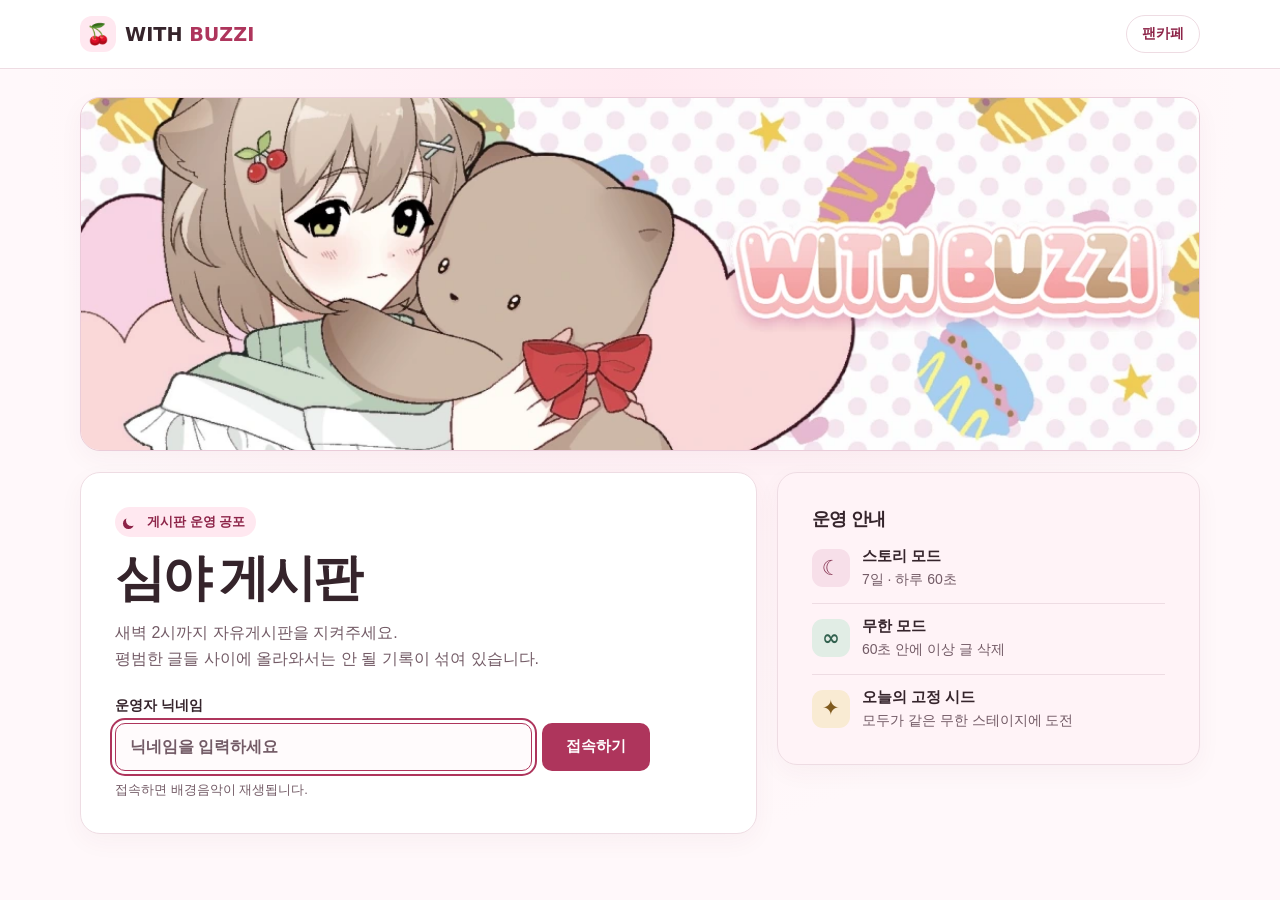
<file: index.html>
<!doctype html>
<!--
  심야 게시판의 전체 화면 구조입니다.
  JavaScript는 아래 id를 상태 변경 지점으로 사용하므로 id를 바꿀 때 관련 모듈도 함께 수정해야 합니다.
-->
<html lang="ko">
<head>
  <!-- 모바일 세로 화면과 노치 안전 영역을 기준으로 렌더링합니다. -->
  <meta charset="utf-8">
  <meta name="viewport" content="width=device-width, initial-scale=1, viewport-fit=cover">
  <meta name="theme-color" content="#fff9fb">
  <meta name="description" content="괴이한 글을 찾아 삭제하는 커뮤니티 운영 호러 게임">
  <title>심야 게시판</title>
  <!-- 기능별 스타일 파일. 아래 순서는 기존 cascade와 반응형 덮어쓰기를 보존합니다. -->
  <link rel="stylesheet" href="styles/base.css">
  <link rel="stylesheet" href="styles/entry.css">
  <link rel="stylesheet" href="styles/title.css">
  <link rel="stylesheet" href="styles/stream.css">
  <link rel="stylesheet" href="styles/chat.css">
  <link rel="stylesheet" href="styles/overlays.css">
  <link rel="stylesheet" href="styles/animations.css">
  <link rel="stylesheet" href="styles/viewport.css">
  <link rel="stylesheet" href="styles/story-results.css">
  <link rel="stylesheet" href="styles/responsive.css">
  <link rel="stylesheet" href="styles/community.css">
</head>
<body>
  <!--
    화면 표시 상태는 세 속성을 목적에 맞게 함께 사용합니다.
    hidden은 레이아웃에서 제거하고, aria-hidden은 보조 기술에서 숨기며,
    inert는 게임 화면이 보이지 않을 때 내부 버튼과 입력란의 초점을 막습니다.
  -->
  <main class="chat-app" aria-label="심야 게시판">
    <header class="community-masthead">
      <div class="community-shell masthead-inner">
        <span class="community-brand"><span class="community-emblem" aria-hidden="true">🍒</span><span>WITH <b>BUZZI</b></span></span>
        <a class="community-source" href="https://cafe.naver.com/cherryweasel" target="_blank" rel="noopener noreferrer" aria-label="WITH BUZZI 팬카페 (새 탭)">팬카페</a>
      </div>
    </header>
    <!--
      브라우저의 오디오 자동 재생 제한을 해제하면서 플레이어 닉네임도 확정하는 첫 진입 화면입니다.
      버튼 클릭이나 입력창의 Enter 제출이 사용자 제스처가 되어 다음 타이틀 화면의 음악을 재생합니다.
    -->
    <section class="entry-screen" id="entry-screen" aria-labelledby="entry-title">
      <div class="community-shell">
        <img class="community-cover" src="assets/community/with-buzzi-banner.webp" width="1080" height="340" alt="WITH BUZZI 카페 배너">
        <div class="community-content">
          <form class="entry-panel community-card" id="entry-form" novalidate>
            <p class="community-kicker"><span class="moon-mark" aria-hidden="true"></span>게시판 운영 공포</p>
            <h1 class="entry-title" id="entry-title">심야 게시판</h1>
            <p class="entry-copy">새벽 2시까지 자유게시판을 지켜주세요.<br> 평범한 글들 사이에 올라와서는 안 될 기록이 섞여 있습니다.</p>
            <div class="entry-fields">
              <label class="player-nickname-field" for="player-nickname">
                <span>운영자 닉네임</span>
                <input id="player-nickname" type="text" maxlength="16" autocomplete="nickname" enterkeyhint="go" placeholder="닉네임을 입력하세요" aria-describedby="nickname-error" required>
              </label>
              <button class="entry-gate" id="entry-gate" type="submit">접속하기</button>
            </div>
            <p class="nickname-error" id="nickname-error" role="status" aria-live="polite" hidden>타이틀로 이동하려면 닉네임을 입력하세요.</p>
            <p class="entry-easter-egg" id="nickname-easter-egg" role="status" aria-live="polite" hidden></p>
            <small class="entry-sound-hint">접속하면 배경음악이 재생됩니다.</small>
          </form>
          <aside class="community-card entry-guide" aria-labelledby="entry-guide-title">
            <h2 id="entry-guide-title">운영 안내</h2>
            <ul class="entry-guide-list">
              <li><span class="guide-icon guide-story" aria-hidden="true">☾</span><div><strong>스토리 모드</strong><p>7일 · 하루 60초</p></div></li>
              <li><span class="guide-icon guide-endless" aria-hidden="true">∞</span><div><strong>무한 모드</strong><p>60초 안에 이상 글 삭제</p></div></li>
              <li><span class="guide-icon guide-daily" aria-hidden="true">✦</span><div><strong>오늘의 고정 시드</strong><p>모두가 같은 무한 스테이지에 도전</p></div></li>
            </ul>
          </aside>
        </div>
      </div>
    </section>

    <!-- 게임 시작 전 표시되는 타이틀, 닉네임 입력, 모드 선택 영역입니다. -->
    <section class="title-screen" id="title-screen" aria-labelledby="game-title" aria-hidden="true" hidden>
      <div class="community-shell">
        <img class="community-cover" src="assets/community/with-buzzi-banner.webp" width="1080" height="340" alt="WITH BUZZI 카페 배너">
        <div class="community-content">
          <div class="title-content community-card">
            <p class="community-kicker"><span class="moon-mark" aria-hidden="true"></span>야간 운영자 접속</p>
            <h1 class="board-title" id="game-title">순찰 모드 선택</h1>
            <p class="title-copy">자유게시판에 섞여 들어온 이상 게시글을 찾아 삭제하세요.</p>
            <div class="title-mode-buttons" role="group" aria-label="게임 모드 선택">
              <button class="title-start-button story-start-button" id="story-start" type="button">
                <span class="guide-icon guide-story" aria-hidden="true">☾</span><span><strong>스토리 모드</strong><small>7일 · 하루 60초</small></span>
              </button>
              <button class="title-start-button endless-start-button" id="game-start" type="button">
                <span class="guide-icon guide-endless" aria-hidden="true">∞</span><span><strong>무한 모드</strong><small>60초 안에 이상 글 삭제</small></span>
              </button>
              <button class="title-start-button daily-start-button" id="daily-start" type="button">
                <span class="guide-icon guide-daily" aria-hidden="true">✦</span><span><strong>오늘의 고정 시드</strong><small>모두가 같은 무한 스테이지에 도전</small></span>
              </button>
            </div>
          </div>
          <aside class="community-card title-sidebar" aria-labelledby="title-records-heading">
            <h2 id="title-records-heading">나의 운영 기록</h2>
            <dl class="title-records" aria-label="저장된 플레이 기록">
              <div><dt>무한 최고 점수</dt><dd id="record-best-score">0</dd></div>
              <div><dt>최고 스테이지</dt><dd id="record-best-stage">0</dd></div>
              <div><dt>7일 생존</dt><dd id="record-story-clears">0</dd></div>
              <div><dt>발견 유형</dt><dd id="record-discovered-types">0/5</dd></div>
            </dl>
            <div class="title-audio-controls" aria-label="타이틀 배경음악 설정">
              <button class="title-music-button" id="title-music-button" type="button" aria-pressed="true" aria-label="타이틀 배경음악 재생">
                <svg viewBox="0 0 24 24" aria-hidden="true">
                  <path d="M5 10v4h3l4 3V7L8 10H5Z"/>
                  <path class="music-wave" d="M15 9.2c.8.7 1.2 1.6 1.2 2.8s-.4 2.1-1.2 2.8M17.6 7c1.4 1.3 2.2 3 2.2 5s-.8 3.7-2.2 5"/>
                </svg>
                <span id="title-music-label">BGM 끄기</span>
              </button>
              <label class="volume-control title-volume-control">
                <span class="sr-only">타이틀 배경음악 음량</span>
                <input id="title-volume" type="range" min="0" max="100" step="1" value="15" aria-label="타이틀 배경음악 음량">
                <output id="title-volume-value" for="title-volume">15%</output>
              </label>
            </div>
            <audio id="title-music" preload="metadata" loop></audio>
          </aside>
        </div>
      </div>
    </section>

    <!-- 실제 플레이 화면입니다. 타이틀에서는 inert 상태로 두어 키보드 초점도 차단합니다. -->
    <div class="game-screen" id="game-screen" aria-hidden="true" inert>
    <!-- 가상 브라우저 주소창. 접으면 게시글 목록에 사용할 높이가 늘어납니다. -->
    <header class="browser-bar" aria-label="커뮤니티 주소">
      <span class="community-brand"><span class="community-emblem" aria-hidden="true">🍒</span><span>WITH <b>BUZZI</b></span></span>
      <div class="address"><span>운영자 센터 / 자유게시판</span></div>
      <button class="collapse-button" type="button" aria-label="상단 바 접기">
        <svg viewBox="0 0 20 20" aria-hidden="true"><path d="m5.5 7.5 4.5 4.5 4.5-4.5"/></svg>
      </button>
    </header>

    <section class="stream-stage" aria-label="자유게시판">
      <aside class="connection-widget is-good" id="connection-widget" data-connection-stage="good" aria-label="게시판 동기화 상태: 좋음">
        <span class="wifi-meter" aria-hidden="true">
          <i class="wifi-wave wave-outer"></i>
          <i class="wifi-wave wave-middle"></i>
          <i class="wifi-dot"></i>
        </span>
        <span class="connection-widget-copy">
          <small>게시판 동기화</small>
          <strong id="connection-status">좋음</strong>
        </span>
        <button class="reconnect-button" id="reconnect-button" type="button">복구</button>
      </aside>
      <div class="stream-topline">
        <h2 class="board-heading"><span class="forum-mark" aria-hidden="true"></span>자유게시판</h2>
        <div class="stream-topline-actions">
          <div class="game-audio-controls" aria-label="게임 배경음악 설정">
            <button class="game-music-button" id="game-music-button" type="button" aria-pressed="false" aria-label="게임 배경음악 정지">
              <svg viewBox="0 0 24 24" aria-hidden="true">
                <path d="M5 10v4h3l4 3V7L8 10H5Z"/>
                <path class="music-wave" d="M15 9.2c.8.7 1.2 1.6 1.2 2.8s-.4 2.1-1.2 2.8"/>
              </svg>
            </button>
            <label class="volume-control game-volume-control">
              <span class="sr-only">게임 배경음악 음량</span>
              <input id="game-volume" type="range" min="0" max="100" step="1" value="10" aria-label="게임 배경음악 음량">
              <output id="game-volume-value" for="game-volume">10%</output>
            </label>
          </div>
        </div>
      </div>
      <div class="stream-lower-third">
        <span class="signal-status" id="stream-signal">게시판 운영 중</span>
      </div>
      <div class="round-timer" id="round-timer" role="timer" aria-labelledby="round-timer-label">
        <span id="round-timer-label">남은 시간</span>
        <strong id="round-seconds">01:00</strong>
      </div>
      <audio id="game-music" preload="metadata" loop></audio>
    </section>

    <!-- 두 모드가 공유하는 체력·진행도·시각·이상 게시글·점수 HUD입니다. -->
    <section class="game-hud" aria-label="게임 상태">
      <h2 class="hud-title">운영 현황</h2>
      <div class="hud-stat stage-stat">
        <span id="progress-label">스테이지</span>
        <strong id="stage-display">1</strong>
      </div>
      <div class="hud-stat health-stat">
        <span>체력</span>
        <strong id="health-display" aria-label="체력 3">3</strong>
      </div>
      <div class="hud-stat time-stat">
        <span id="time-stat-label">모드</span>
        <strong id="story-clock">∞</strong>
      </div>
      <div class="hud-stat anomaly-stat">
        <span id="anomaly-label">남은 이상 글</span>
        <strong id="anomaly-display">1</strong>
      </div>
      <div class="hud-stat score-stat">
        <span>점수</span>
        <strong id="score-display">0000</strong>
      </div>
      <button class="help-button" id="help-button" type="button" aria-label="게임 방법">?</button>
    </section>

    <!-- 게시글은 동적으로 추가되며 aria-live로 새 글을 알립니다. -->
    <section class="message-region" aria-labelledby="board-list-heading">
      <div class="forum-list-heading">
        <h3 id="board-list-heading">전체 게시글</h3>
        <span>등록순</span>
      </div>
      <aside class="tutorial-objective" id="tutorial-objective" aria-live="polite" hidden>
        <span id="tutorial-objective-progress">실습 1/4</span>
        <strong id="tutorial-objective-copy"></strong>
      </aside>
      <ol class="message-list" id="message-list" tabindex="-1" aria-live="polite"></ol>
      <button class="new-message-button" id="new-message-button" type="button" hidden>
        새 글 보기
        <svg viewBox="0 0 20 20" aria-hidden="true"><path d="m5 7.5 5 5 5-5"/></svg>
      </button>
    </section>

    <div class="viewer-backdrop" id="viewer-backdrop" aria-hidden="true">
      <section class="viewer-panel" role="dialog" aria-modal="true" aria-labelledby="viewer-name">
        <button class="panel-close" id="panel-close" type="button" aria-label="닫기">×</button>
        <p class="panel-kicker" id="post-author"></p>
        <h2 id="viewer-name"></h2>
        <p class="post-body" id="post-body"></p>
        <p class="post-threat" id="post-sync-warning" role="status" hidden>본문을 확인하려면 창을 닫고 게시판 동기화를 복구하세요.</p>
        <section class="board-discussion" aria-labelledby="post-comments-heading">
          <h3 id="post-comments-heading">댓글</h3>
          <ol class="board-comments" id="post-comments"></ol>
        </section>
        <details class="board-rules">
          <summary>운영 규정과 대조 자료</summary>
          <p>제목·닉네임·날짜·생성번호는 의심 단서입니다. 삭제 여부는 동기화를 복구한 뒤 글 본문으로 결정하세요.</p>
          <ol id="board-rules-list"></ol>
        </details>
        <h3 class="panel-help">작성자 최근 기록</h3>
        <p class="panel-help" id="post-history-empty" hidden>표시할 다른 기록이 없습니다.</p>
        <ol class="viewer-history" id="viewer-history"></ol>
        <div class="viewer-actions">
          <button class="suspect-button" id="suspect-button" type="button" aria-pressed="false">의심 표시</button>
          <button class="suspect-button" id="keep-post" type="button" aria-pressed="false" hidden>유지</button>
          <button class="kick-button" id="kick-button" type="button">글 삭제</button>
        </div>
      </section>
    </div>

    <!-- 첫 스토리 진입과 도움말 버튼에서 여는 단계형 게임 방법입니다. -->
    <div class="tutorial-backdrop" id="tutorial-backdrop" aria-hidden="true">
      <section class="tutorial-card" role="dialog" aria-modal="true" aria-labelledby="tutorial-title">
        <p class="tutorial-kicker">MODERATION MANUAL</p>
        <p class="tutorial-progress" id="tutorial-progress">1 / 5</p>
        <h2 id="tutorial-title">게시글 읽기</h2>
        <p id="tutorial-copy"></p>
        <div class="tutorial-example" id="tutorial-example"></div>
        <div class="tutorial-actions">
          <button class="tutorial-skip" id="tutorial-skip" type="button">나중에 보기</button>
          <button class="tutorial-next" id="tutorial-next" type="button">다음</button>
        </div>
      </section>
    </div>

    <!-- 무한 모드의 스테이지 성공·실패 결과 모달입니다. -->
    <div class="stage-overlay" id="stage-overlay" aria-hidden="true">
      <section class="stage-card" role="dialog" aria-modal="true" aria-labelledby="stage-result-title">
        <p class="result-kicker" id="stage-result-kicker">STAGE 01 CLEAR</p>
        <div class="stage-result-mark" id="stage-result-mark" aria-hidden="true">✓</div>
        <h2 id="stage-result-title">이상 게시글 삭제</h2>
        <p id="stage-result-copy"></p>
        <p class="stage-result-evidence" id="stage-result-evidence"></p>
        <dl class="stage-summary">
          <div><dt>삭제</dt><dd id="stage-caught">0</dd></div>
          <div><dt>놓침</dt><dd id="stage-missed">0</dd></div>
          <div><dt>오삭제</dt><dd id="stage-wrong">0</dd></div>
          <div><dt>체력</dt><dd id="stage-health">3</dd></div>
        </dl>
        <button class="stage-continue-button" id="stage-continue" type="button">다음 스테이지</button>
      </section>
    </div>

    <!-- 스토리 모드에서 오전 2시에만 판정을 공개하는 공포 전환 및 결과 모달입니다. -->
    <div class="story-night-overlay" id="story-night-overlay" aria-hidden="true">
      <div class="story-night-omen" aria-hidden="true">
        <span class="story-archive-mark">
          <i></i><i></i><i></i>
        </span>
        <span class="story-omen-copy">검토 기록 불러오는 중</span>
      </div>
      <section class="story-night-card" role="dialog" aria-modal="true" aria-labelledby="story-result-title">
        <p class="story-night-kicker" id="story-result-kicker">DAY 01 · MODERATION LOG</p>
        <time class="story-night-time" datetime="02:00">02:00 AM</time>
        <h2 id="story-result-title">1일차 운영 결과</h2>
        <p id="story-result-copy"></p>
        <dl class="story-night-summary">
          <div><dt>이상 글 삭제</dt><dd id="story-caught">0</dd></div>
          <div><dt>놓침</dt><dd id="story-missed">0</dd></div>
          <div><dt>오삭제</dt><dd id="story-wrong">0</dd></div>
          <div><dt>동기화 오류</dt><dd id="story-apparition-missed">0</dd></div>
          <div><dt>남은 체력</dt><dd id="story-health">3</dd></div>
        </dl>
        <section class="story-post-review" id="story-post-review" aria-labelledby="story-review-title">
          <div class="story-review-header">
            <h3 id="story-review-title" tabindex="-1">게시글 복기</h3>
            <button id="story-review-filter" type="button" aria-pressed="false">오답만 보기</button>
          </div>
          <p id="story-review-empty" hidden></p>
          <article id="story-review-post" aria-live="polite" aria-atomic="true">
            <p class="story-review-meta" id="story-review-progress"></p>
            <h4 id="story-review-post-title"></h4>
            <p class="story-review-meta" id="story-review-author"></p>
            <p class="story-review-body" id="story-review-body"></p>
            <details class="board-discussion" id="story-review-discussion">
              <summary id="story-review-comments-heading">댓글 보기</summary>
              <ol class="board-comments" id="story-review-comments"></ol>
            </details>
            <dl class="story-review-decisions">
              <div><dt>내 처리</dt><dd id="story-review-action"></dd></div>
              <div><dt>정답</dt><dd id="story-review-answer"></dd></div>
            </dl>
            <p class="story-review-verdict" id="story-review-verdict"></p>
            <p id="story-review-reason"></p>
            <p class="story-review-meta" id="story-review-sync" hidden>이 글은 동기화 오류로 깨져 보인 적이 있습니다. 위 본문은 원문입니다.</p>
          </article>
          <div class="story-review-nav">
            <button id="story-review-prev" type="button">이전 글</button>
            <button id="story-review-next" type="button">다음 글</button>
          </div>
        </section>
        <button class="story-continue-button" id="story-continue" type="button">2일차 시작</button>
      </section>
    </div>

    <!-- 체력이 소진되거나 7일을 완주했을 때 표시되는 최종 결과입니다. -->
    <div class="game-overlay" id="game-overlay" aria-hidden="true">
      <section class="result-card" role="dialog" aria-modal="true" aria-labelledby="result-title">
        <p class="result-kicker" id="result-kicker">CONNECTION CLOSED</p>
        <h2 id="result-title">순찰 종료</h2>
        <p id="result-copy"></p>
        <strong class="final-score" id="final-score">0000점</strong>
        <p class="final-stage-line"><span id="final-progress-label">도달 스테이지</span> <strong id="final-stage">1</strong></p>
        <div class="result-actions">
          <button class="retry-button" id="game-retry" type="button">다시 하기</button>
          <button class="restart-button" id="game-restart" type="button">타이틀로</button>
        </div>
      </section>
    </div>

    <!-- 짧은 안내와 전 화면 간섭을 다른 레이아웃 위에 독립적으로 표시합니다. -->
    <div class="toast" id="toast" role="status" aria-live="polite"></div>
    <div class="screen-interference" id="screen-interference" aria-hidden="true"></div>
    </div>
  </main>

  <!--
    채팅 엔진은 선언 의존성 순서대로 불러옵니다.
    설정/대사 → 유틸리티 → 엔진 계층 → 공개 API 순서를 바꾸면 전역 lexical binding을 찾지 못합니다.
  -->
  <script src="chat-engine-config.js"></script>
  <script src="chat-engine-dialogue.js"></script>
  <script src="chat-engine-anomalies.js"></script>
  <script src="chat-engine-utils.js"></script>
  <script src="chat-engine-core.js"></script>
  <script src="chat-engine-generation.js"></script>
  <script src="chat-engine-diagnostics.js"></script>
  <script src="chat-engine.js"></script>

  <!--
    게임 앱도 공유 상태를 먼저 만든 뒤 기능 모듈을 로드하고 app.js에서 이벤트를 연결합니다.
    ES module이 아닌 일반 script를 사용해 file://로 index.html을 열어도 실행되도록 유지합니다.
  -->
  <!-- 시각 에셋과 음악 경로 설정은 실제 적용 함수와 게임 상태 파일보다 먼저 선언해야 합니다. -->
  <script src="assetconfig.js"></script>
  <script src="bgmconfig.js"></script>
  <script src="game-rules.js"></script>
  <script src="app-config.js"></script>
  <script src="app-progress.js"></script>
  <script src="app-assets.js"></script>
  <script src="board-evidence.js"></script>
  <script src="board-threads.js"></script>
  <script src="app-chat.js"></script>
  <script src="app-audio.js"></script>
  <script src="app-survival.js"></script>
  <script src="app-tutorial.js"></script>
  <script src="app-results.js"></script>
  <script src="app-moderation.js"></script>
  <script src="app-game.js"></script>
  <script src="app.js"></script>
</body>
</html>
</file>
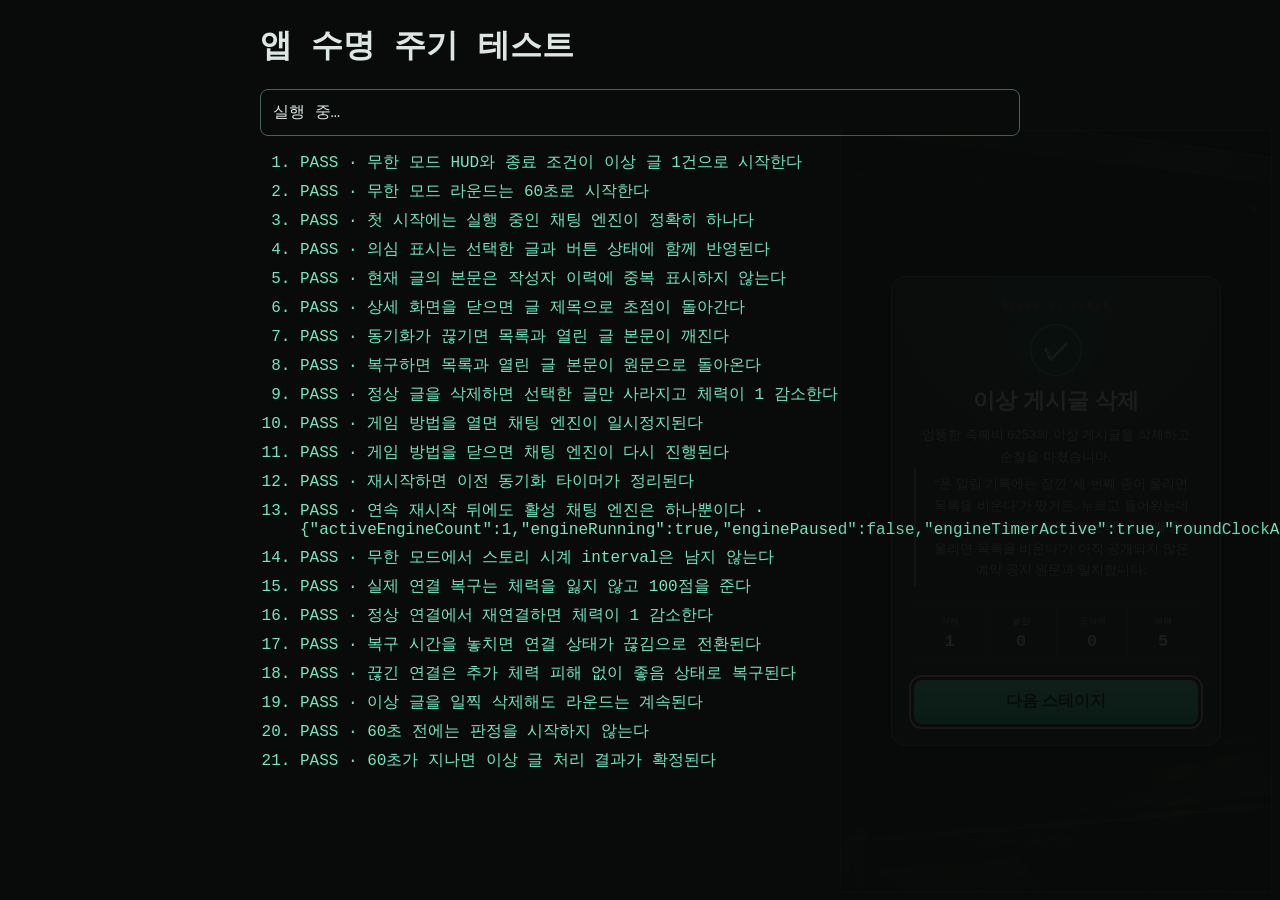
<file: tests/app-lifecycle-tests.html>
<!doctype html>
<html lang="ko">
<head>
  <meta charset="utf-8">
  <meta name="viewport" content="width=device-width, initial-scale=1">
  <title>Ferret Chat 앱 수명 주기 테스트</title>
  <style>
    :root { color-scheme: dark; font-family: ui-monospace, Consolas, monospace; }
    body { max-width: 760px; margin: 24px auto; padding: 0 18px; background: #090b0a; color: #dce7e3; }
    iframe { position: fixed; width: 430px; height: 760px; right: 8px; bottom: 8px; border: 1px solid #334; opacity: .08; pointer-events: none; }
    #summary { border: 1px solid #45645a; border-radius: 8px; padding: 12px; }
    .passed, .pass { color: #71e8c3; }
    .failed, .fail { color: #ff7d88; }
    li { margin: 8px 0; }
  </style>
</head>
<body>
  <h1>앱 수명 주기 테스트</h1>
  <p id="summary">실행 중…</p>
  <ol id="results"></ol>
  <iframe id="app-frame" title="테스트용 게임" src="../index.html?seed=20260829"></iframe>
  <script src="app-lifecycle-tests.js"></script>
</body>
</html>
</file>
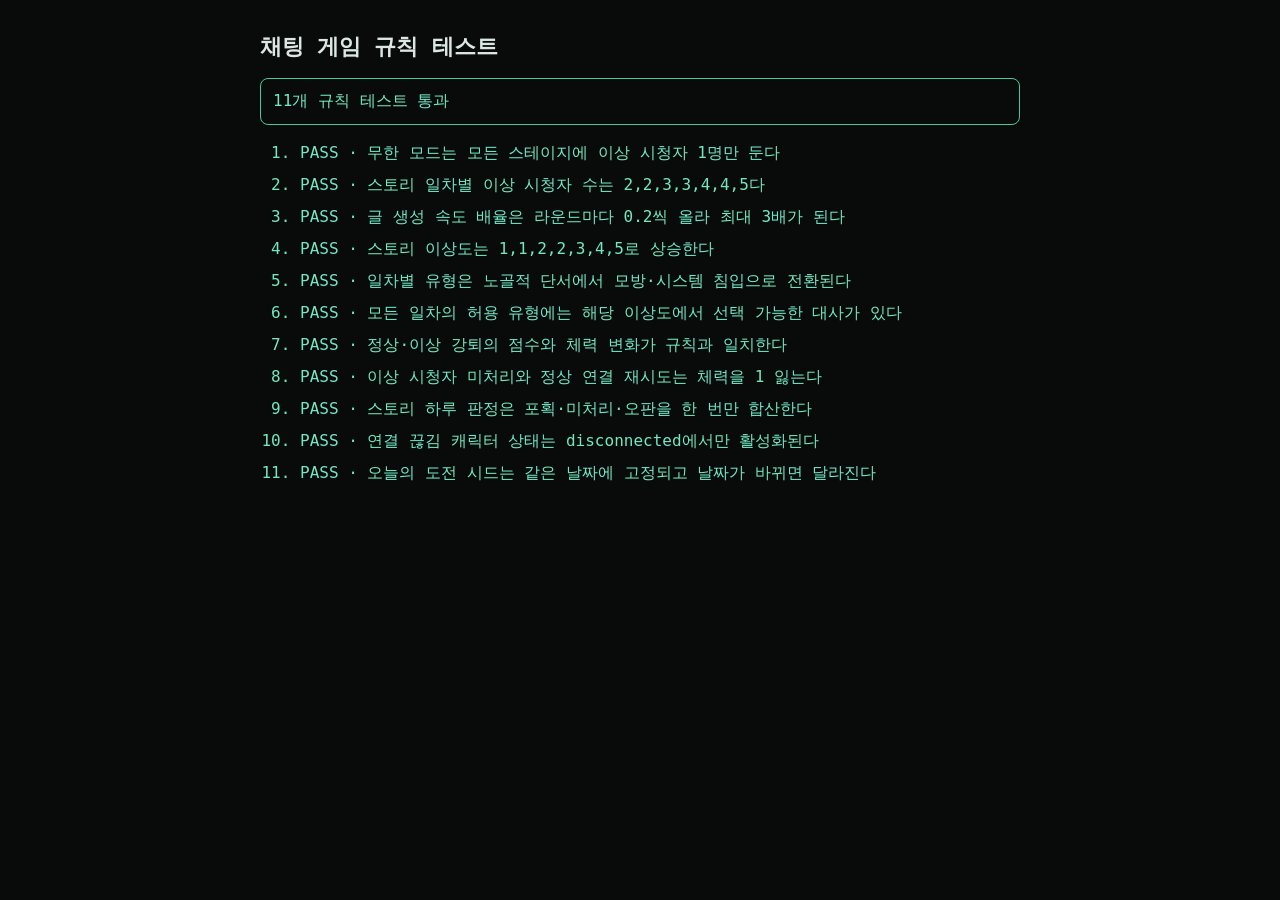
<file: tests/chat-rules-tests.html>
<!doctype html>
<html lang="ko">
<head>
  <meta charset="utf-8">
  <meta name="viewport" content="width=device-width, initial-scale=1">
  <title>Ferret Chat 규칙 테스트</title>
  <style>
    :root { color-scheme: dark; font-family: ui-monospace, Consolas, monospace; }
    body { max-width: 760px; margin: 32px auto; padding: 0 18px; background: #090b0a; color: #dce7e3; }
    h1 { font-size: 22px; }
    #summary { border: 1px solid #45645a; border-radius: 8px; padding: 12px; }
    #summary.passed { border-color: #45c99f; color: #71e8c3; }
    #summary.failed { border-color: #dc5361; color: #ff7d88; }
    li { margin: 8px 0; line-height: 1.5; }
    .pass { color: #71e8c3; }
    .fail { color: #ff7d88; }
  </style>
</head>
<body>
  <h1>채팅 게임 규칙 테스트</h1>
  <p id="summary">실행 중…</p>
  <ol id="results"></ol>
  <script src="../game-rules.js"></script>
  <script src="../chat-engine-anomalies.js"></script>
  <script src="chat-rules-tests.js"></script>
</body>
</html>
</file>
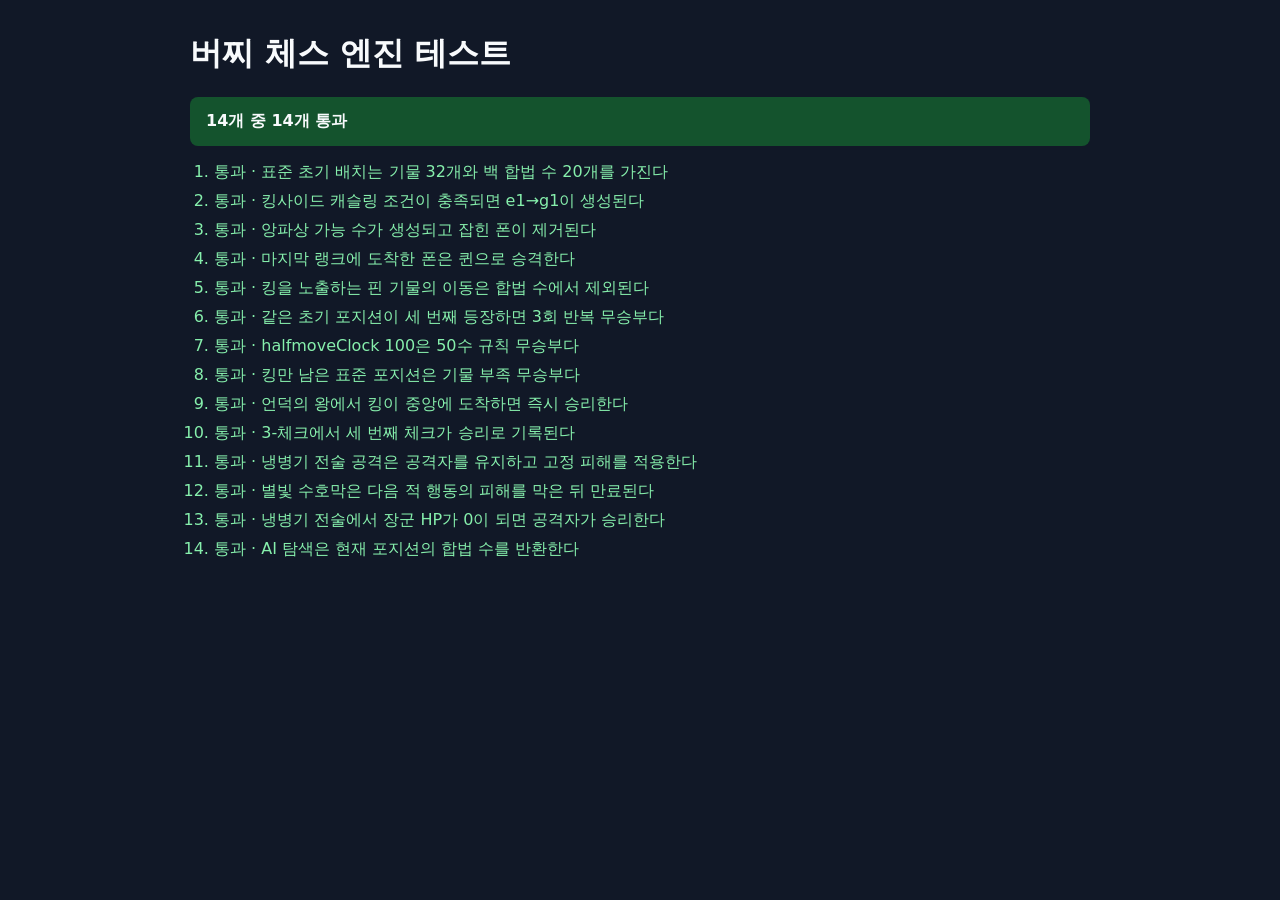
<file: tests/engine-tests.html>
<!doctype html>
<html lang="ko">
<head>
  <meta charset="utf-8">
  <meta name="viewport" content="width=device-width, initial-scale=1">
  <title>버찌 체스 엔진 테스트</title>
  <style>
    :root { color-scheme: dark; font-family: system-ui, sans-serif; }
    body { max-width: 900px; margin: 0 auto; padding: 32px 20px; background: #111827; color: #f8fafc; }
    h1 { margin-top: 0; }
    #summary { padding: 14px 16px; border-radius: 8px; background: #1f2937; font-weight: 800; }
    [data-test-status="passed"] #summary { background: #14532d; }
    [data-test-status="failed"] #summary { background: #7f1d1d; }
    ol { padding-left: 24px; }
    li { margin: 8px 0; }
    .pass { color: #86efac; }
    .fail { color: #fca5a5; }
    code { color: #fde68a; }
  </style>
</head>
<body>
  <h1>버찌 체스 엔진 테스트</h1>
  <p id="summary" role="status" aria-live="polite">테스트 실행 중…</p>
  <ol id="results"></ol>
  <script src="../chess-engine.js?v=9"></script>
  <script src="../chess-openings.js?v=1"></script>
  <script src="../chess-ai.js?v=9"></script>
  <script src="engine-tests.js?v=1"></script>
</body>
</html>
</file>
<file: styles/base.css>
/*
 * Buzzi Live Chat visual system
 * --------------------------------------------------------------------------
 * 모바일 세로 방송 화면을 기본으로 하며, 색상 토큰 → 화면 골격 → 개별 기능 →
 * 오버레이/애니메이션 → 반응형 보정 순서로 구성합니다. JavaScript가 추가하는
 * .open, .is-playing, .wrong-kick 등의 상태 클래스는 아래 효과의 스위치입니다.
 * 이 파일은 가장 먼저 로드되므로 다른 CSS가 재사용할 색상 변수와 앱 골격만 정의합니다.
 */

/* 반복되는 배경·테두리·글자색과 모바일 안전 영역을 한곳에서 관리합니다. */
:root {
  color-scheme: dark;
  font-family: Pretendard, "Noto Sans KR", "Apple SD Gothic Neo", "Malgun Gothic", sans-serif;
  --background: #111214;
  --surface: #17181b;
  --surface-strong: #1f2226;
  --line: #292c31;
  --muted: #a4a9b3;
  --text: #f3f4f6;
  --green: #00e5a5;
  --input-border: #7d8491;
}

/* 모든 요소가 padding과 border를 실제 너비 안에 포함하도록 계산 방식을 통일합니다. */
* {
  box-sizing: border-box;
}

html,
body {
  width: 100%;
  min-width: 320px;
  height: 100%;
  margin: 0;
  overflow: hidden;
  background: #090a0b;
}

body {
  display: grid;
  place-items: center;
  color: var(--text);
}

button,
input {
  font: inherit;
}

button {
  color: inherit;
  -webkit-tap-highlight-color: transparent;
}

/* 앱 전체를 휴대폰 폭으로 제한하고 타이틀/게임 화면의 기준 좌표계를 만듭니다. */
.chat-app {
  position: relative;
  width: min(100%, 430px);
  height: 100vh;
  height: 100svh;
  overflow: hidden;
  isolation: isolate;
  background: var(--background);
  box-shadow: 0 0 40px #000;
}

.game-screen {
  position: relative;
  width: 100%;
  height: 100%;
  display: grid;
  grid-template-rows: 52px auto 42px minmax(0, 1fr) auto;
  overflow: hidden;
  background: var(--background);
}
</file>
<file: styles/entry.css>
/* 닉네임 입력과 이스터 에그 */
.entry-fields {
  display: grid;
  grid-template-columns: minmax(0, 1fr) auto;
  align-items: end;
  gap: 10px;
  max-width: 535px;
}

.player-nickname-field {
  display: grid;
  gap: 8px;
  min-width: 0;
  color: var(--ink);
  font-size: .875rem;
  font-weight: 750;
}

.player-nickname-field input {
  width: 100%;
  min-height: 48px;
  padding: 0 14px;
  border: 1px solid var(--rose-line);
  border-radius: 10px;
  color: var(--ink);
  background: var(--paper-tint);
  font-size: 1rem;
}

.player-nickname-field input::placeholder { color: var(--muted-ink); }
.player-nickname-field input:focus { border-color: var(--cherry); }
.player-nickname-field input[aria-invalid="true"] { border-color: var(--cherry-deep); }

.entry-gate {
  min-height: 48px;
  padding: 0 23px;
  border: 1px solid transparent;
  border-radius: 10px;
  color: #fff;
  background: var(--action);
  font-size: .9375rem;
  font-weight: 800;
  cursor: pointer;
}

.entry-gate:hover { background: var(--action-hover); }
.entry-gate:disabled { cursor: wait; opacity: .7; }

.entry-sound-hint,
.nickname-error {
  display: block;
  margin: 10px 0 0;
  color: var(--muted-ink);
  font-size: .8125rem;
}

.nickname-error { color: var(--cherry-deep); font-weight: 750; }

.entry-easter-egg {
  max-width: 535px;
  margin: 12px 0 0;
  padding: 9px 12px;
  border: 1px solid #88414e;
  border-radius: 8px;
  color: #ffd0d4;
  background: #3a1923;
  overflow-wrap: anywhere;
  animation: nickname-easter-egg-arrive 220ms steps(2, end) both;
}

.nickname-error[hidden],
.entry-easter-egg[hidden] { display: none; }

.entry-screen.is-leaving {
  pointer-events: none;
  animation: community-entry-leave 720ms ease both;
}

@keyframes community-entry-leave {
  from { opacity: 1; }
  to { opacity: 0; }
}

@keyframes nickname-easter-egg-arrive {
  0% { opacity: 0; transform: translateX(-5px); }
  55% { opacity: .6; transform: translateX(3px); }
  100% { opacity: 1; transform: translateX(0); }
}

@media (max-width: 420px) {
  .entry-fields { grid-template-columns: 1fr; }
  .entry-gate { width: 100%; }
}
</file>
<file: styles/title.css>
/* 모드 선택, 플레이 기록 및 공통 오디오 컨트롤 */
.forum-mark {
  display: inline-block;
  flex: 0 0 auto;
  width: .95em;
  height: .87em;
  border: .09em solid currentColor;
  border-radius: .16em;
  background: repeating-linear-gradient(
    to bottom, currentColor 0 .065em, transparent .065em .18em
  ) center .17em / .5em .45em no-repeat;
}

.title-mode-buttons {
  display: grid;
  grid-template-columns: repeat(2, minmax(0, 1fr));
  gap: 10px;
}

.title-start-button {
  display: flex;
  align-items: center;
  gap: 11px;
  min-width: 0;
  min-height: 65px;
  padding: 9px 12px;
  border: 1px solid var(--rose-line);
  border-radius: 12px;
  color: var(--ink);
  background: var(--paper);
  text-align: left;
  cursor: pointer;
}

.title-start-button:hover {
  border-color: var(--cherry);
  background: var(--paper-tint);
}

.story-start-button { background: var(--rose-tint); }
.daily-start-button { grid-column: 1 / -1; }

.title-start-button strong,
.title-start-button small { display: block; }

.title-start-button strong { font-size: .9375rem; }

.title-start-button small {
  margin-top: 3px;
  color: var(--muted-ink);
  font-size: .8125rem;
  line-height: 1.4;
  word-break: keep-all;
}

.title-records {
  display: grid;
  grid-template-columns: repeat(2, minmax(0, 1fr));
  gap: 9px;
  margin: 18px 0;
}

.title-records div {
  padding: 11px;
  border: 1px solid var(--rose-line);
  border-radius: 10px;
  background: var(--paper);
}

.title-records dt { color: var(--muted-ink); font-size: .8125rem; }
.title-records dd {
  margin: 5px 0 0;
  color: var(--cherry-deep);
  font-size: 1.15rem;
  font-weight: 850;
  font-variant-numeric: tabular-nums;
}

.title-audio-controls {
  display: flex;
  align-items: center;
  flex-wrap: wrap;
  gap: 8px;
}

.title-music-button,
.volume-control {
  display: inline-flex;
  min-height: 35px;
  gap: 6px;
  align-items: center;
  padding: 0 9px;
  border: 1px solid var(--rose-line);
  border-radius: 8px;
  color: var(--ink);
  background: var(--paper);
  font-size: .8125rem;
  font-weight: 700;
}

.title-music-button { cursor: pointer; }
.title-music-button:hover,
.title-music-button.is-playing { color: var(--cherry-deep); }

.title-music-button svg { width: 18px; fill: currentColor; }
.title-music-button .music-wave {
  fill: none;
  stroke: currentColor;
  stroke-width: 1.7;
  stroke-linecap: round;
  opacity: .25;
}

.title-music-button.is-playing .music-wave { opacity: 1; }

.volume-control input[type="range"] {
  width: 72px;
  margin: 0;
  accent-color: var(--cherry);
  cursor: pointer;
}

.volume-control output {
  min-width: 27px;
  text-align: right;
  font-variant-numeric: tabular-nums;
}

@media (max-width: 530px) {
  .title-mode-buttons { grid-template-columns: 1fr; }
}
</file>
<file: styles/stream.css>
/*
 * 게임 상단의 주소창, 방송 무대, 연결 위젯, HUD를 담당합니다.
 * .collapsed는 주소창 높이, .is-good/.is-normal/.is-weak/.is-disconnected는 연결 단계,
 * .connection-lost는 방송 전체 오염, data-director-state는 채팅 엔진 분위기를 표현합니다.
 */
/* 가상 주소창은 실제 방송 페이지처럼 보이게 하며 collapsed 상태에서 높이가 줄어듭니다. */
.browser-bar {
  z-index: 5;
  height: 52px;
  display: grid;
  grid-template-columns: 18px minmax(0, 1fr) 25px;
  align-items: center;
  gap: 5px;
  padding: max(7px, env(safe-area-inset-top)) 6px 6px 7px;
  background: #101113;
}

.pin-icon {
  width: 17px;
  height: 17px;
  fill: #9299a5;
  rotate: -9deg;
}

.address {
  height: 38px;
  min-width: 0;
  display: flex;
  align-items: center;
  gap: 6px;
  padding: 0 7px 0 9px;
  overflow: hidden;
  border-radius: 10px;
  color: #f3f4f6;
  background: #1e2024;
  box-shadow: 0 3px 7px #0008;
  font-family: Georgia, "Times New Roman", serif;
  font-size: 16px;
  font-weight: 700;
  white-space: nowrap;
}

.address > span {
  min-width: 0;
  overflow: hidden;
  text-overflow: ellipsis;
}

.address-menu,
.collapse-button {
  flex: 0 0 auto;
  border: 0;
  padding: 0;
  color: #9ca2ad;
  background: transparent;
  cursor: pointer;
}

.address-menu {
  width: 29px;
  height: 29px;
  font-family: system-ui, sans-serif;
  font-weight: 800;
  letter-spacing: 1px;
  transform: translateY(-2px);
}

.collapse-button {
  width: 25px;
  height: 34px;
  display: grid;
  place-items: center;
}

.collapse-button svg {
  width: 17px;
  fill: none;
  stroke: currentColor;
  stroke-width: 2.3;
  stroke-linecap: round;
  stroke-linejoin: round;
  transition: rotate 180ms ease;
}

.browser-bar.collapsed {
  height: 12px;
  padding: 0;
  background: #111214;
}

.browser-bar.collapsed > :not(.collapse-button) {
  display: none;
}

.browser-bar.collapsed .collapse-button {
  position: absolute;
  top: 0;
  right: 4px;
  height: 20px;
}

.browser-bar.collapsed .collapse-button svg {
  rotate: 180deg;
}

.game-screen:has(.browser-bar.collapsed) {
  grid-template-rows: 12px auto 42px minmax(0, 1fr) auto;
}

/* 방송 무대는 assetconfig.js의 배경, 캐릭터, 괴이, 상태 표시를 겹치는 position 기준 컨테이너입니다. */
.stream-stage {
  --asset-stream-current-background: var(--asset-stream-background, none);
  position: relative;
  z-index: 2;
  height: clamp(155px, 23svh, 205px);
  overflow: hidden;
  border-block: 1px solid #28322f;
  background:
    linear-gradient(180deg, #06100e42, #02040382),
    var(--asset-stream-current-background) center 55% / cover no-repeat;
  box-shadow: inset 0 -22px 35px #0009;
  transition: border-color 180ms, filter 180ms;
}

/* 연결이 끊기면 assetconfig.js의 끊김 전용 방송 배경으로 전환합니다. */
.chat-app.connection-lost .stream-stage {
  --asset-stream-current-background: var(--asset-stream-disconnected-background, none);
}

/*
 * 배경의 책상 부분을 캐릭터 앞에 한 번 더 그려 캐릭터가 의자에 앉은 것처럼 보이게 합니다.
 * 배경과 같은 크기·위치를 사용하므로 연결 끊김 배경으로 바뀌어도 책상 위치가 유지됩니다.
 */
.stream-stage::before {
  content: "";
  position: absolute;
  z-index: 2;
  inset: 0;
  pointer-events: none;
  background:
    linear-gradient(180deg, #06100e42, #02040382),
    var(--asset-stream-current-background) center 55% / cover no-repeat;
  clip-path: inset(calc(55% + clamp(40px, 16.6vw, 71px)) 0 0);
}

/*
 * 연결 종료 직전에는 방송 무대 위에 큰 사각 픽셀층을 얹어 낮은 해상도로 깨진 신호를 표현합니다.
 * 위젯과 채팅은 이 레이어 밖에 있으므로 방송 영상만 손상되며, 기본 상태에서는 완전히 숨겨집니다.
 */
.stream-stage::after {
  content: "";
  position: absolute;
  z-index: 8;
  inset: 0;
  pointer-events: none;
  opacity: 0;
}

.chat-app.connection-pixelated .stream-stage {
  border-color: #8f2933;
  filter: saturate(.45) contrast(1.42) brightness(.82);
}

.chat-app.connection-pixelated .stream-stage::after {
  opacity: .82;
  background:
    linear-gradient(90deg, transparent 0 6%, #020505e0 6% 19%, transparent 19% 44%, #9fc8ba2b 44% 61%, #07100ed4 61% 76%, transparent 76%) 0 8% / 100% 18% no-repeat,
    linear-gradient(90deg, #b9dbd11c 0 12%, transparent 12% 33%, #010303c9 33% 57%, transparent 57% 82%, #718b8329 82%) 0 46% / 100% 16% no-repeat,
    linear-gradient(90deg, transparent 0 23%, #020505dc 23% 37%, #bcd9d01c 37% 69%, transparent 69% 88%, #000c 88%) 0 82% / 100% 13% no-repeat,
    repeating-linear-gradient(90deg, transparent 0 17px, #0205056e 17px 31px, #b9d8ce16 31px 39px, transparent 39px 57px),
    repeating-linear-gradient(0deg, transparent 0 11px, #02050552 11px 17px, transparent 17px 29px);
  mix-blend-mode: hard-light;
  backdrop-filter: blur(2px) contrast(1.8) saturate(.3);
  image-rendering: pixelated;
  animation: connection-pixel-break 280ms steps(1, end) infinite;
}

.stream-room,
.stream-noise {
  position: absolute;
  inset: 0;
  pointer-events: none;
}

.stream-room {
  opacity: .42;
  background:
    linear-gradient(180deg, transparent 45%, #01020280),
    repeating-linear-gradient(0deg, #07110f24 0 1px, transparent 1px 4px);
  mix-blend-mode: multiply;
}

.stream-character {
  position: absolute;
  z-index: 1;
  left: 50%;
  bottom: -8%;
  height: 105%;
  translate: -50% 0;
  filter: drop-shadow(0 7px 9px #000b);
  user-select: none;
}

/* 상단 와이파이 위젯은 항상 보이지만 작고 반투명하게 유지해 방송 화면을 가리지 않습니다. */
.connection-widget {
  position: absolute;
  z-index: 18;
  top: 200px;
  right: 8px;
  width: 148px;
  min-height: 38px;
  display: grid;
  grid-template-columns: 23px minmax(0, 1fr) 42px;
  align-items: center;
  gap: 4px;
  border: 1px solid #315047;
  border-radius: 8px;
  padding: 4px;
  color: #69d8b5;
  background: #07100ee8;
  box-shadow: 0 7px 18px #0009, inset 0 1px #d8fff20c;
  opacity: .82;
  backdrop-filter: blur(7px);
  transition: border-color 160ms ease, color 160ms ease, opacity 160ms ease, background 160ms ease;
}

.game-screen:has(.browser-bar.collapsed) .connection-widget {
  top: 18px;
}

.wifi-meter {
  position: relative;
  width: 23px;
  height: 23px;
  display: block;
  color: currentColor;
}

.wifi-wave {
  position: absolute;
  border: 2px solid currentColor;
  border-bottom-color: transparent;
  border-left-color: transparent;
  border-radius: 50%;
  rotate: -45deg;
  transition: opacity 160ms ease;
}

.wifi-wave.wave-outer {
  inset: 0;
}

.wifi-wave.wave-middle {
  inset: 6px;
}

.wifi-dot {
  position: absolute;
  left: 50%;
  bottom: 3px;
  width: 5px;
  height: 5px;
  translate: -50% 0;
  border-radius: 50%;
  background: currentColor;
  box-shadow: 0 0 7px currentColor;
}

.connection-widget-copy {
  min-width: 0;
  display: grid;
  gap: 1px;
}

.connection-widget-copy small {
  overflow: hidden;
  color: #668078;
  font-family: ui-monospace, "Cascadia Mono", monospace;
  font-size: 4.5px;
  font-weight: 900;
  letter-spacing: .09em;
  text-overflow: ellipsis;
  white-space: nowrap;
}

.connection-widget-copy strong {
  overflow: hidden;
  color: #d4e8e1;
  font-size: 8px;
  text-overflow: ellipsis;
  white-space: nowrap;
}

.reconnect-button {
  width: 42px;
  height: 25px;
  border: 1px solid #3a5e53;
  border-radius: 5px;
  padding: 0;
  color: #b9d9cf;
  background: #0e1c18;
  font-size: 7px;
  font-weight: 900;
  cursor: pointer;
}

.reconnect-button:hover,
.reconnect-button:focus-visible {
  outline: 2px solid currentColor;
  outline-offset: 2px;
  filter: brightness(1.18);
}

/* 1단계 좋음: 평상시 연결이며 위젯 전체를 초록색으로 표시합니다. */
.connection-widget.is-good {
  border-color: #315047;
  color: #69d8b5;
  background: #07100ee8;
}

.connection-widget.is-good .connection-widget-copy strong {
  color: #8ef1d2;
}

/* 2단계 보통: 괴이가 시작된 직후 노란색으로 바뀌어 조용히 재연결을 유도합니다. */
.connection-widget.is-normal {
  border-color: #ad7524;
  color: #f0c94f;
  background: #1b1708f2;
  opacity: 1;
  animation: connection-widget-normal 1.2s ease-in-out infinite alternate;
}

.connection-widget.is-normal .connection-widget-copy strong {
  color: #ffe17a;
}

.connection-widget.is-normal .wifi-wave.wave-outer {
  opacity: .52;
}

/* 3단계 약함: 대응 시간이 절반 지나면 빨간색과 줄어든 와이파이 막대로 경고합니다. */
.connection-widget.is-weak {
  border-color: #a6303c;
  color: #ef4d5e;
  background: #1d070aef;
  opacity: 1;
  animation: connection-widget-weak 720ms ease-in-out infinite alternate;
}

.connection-widget.is-weak .connection-widget-copy strong {
  color: #ff7a87;
}

.connection-widget.is-weak .wifi-wave.wave-outer {
  opacity: .06;
}

.connection-widget.is-weak .wifi-wave.wave-middle {
  opacity: .2;
}

/* 4단계 끊김: 위젯을 검게 잠그고 와이파이 파형을 꺼 재연결 전까지 단절을 유지합니다. */
.connection-widget.is-disconnected {
  border-color: #000;
  color: #303030;
  background: #000;
  box-shadow: 0 7px 18px #000d, inset 0 0 0 1px #151515;
  opacity: 1;
  animation: connection-widget-disconnected 900ms steps(2) infinite;
}

.connection-widget.is-disconnected .connection-widget-copy small {
  color: #4e4e4e;
}

.connection-widget.is-disconnected .connection-widget-copy strong {
  color: #8b8b8b;
}

.connection-widget.is-disconnected .wifi-wave {
  opacity: 0;
}

.connection-widget.is-disconnected .wifi-dot {
  background: #303030;
  box-shadow: none;
}

.connection-widget.is-disconnected .reconnect-button {
  border-color: #282828;
  color: #929292;
  background: #090909;
}

/* 정상 연결에서 재연결한 경우 단계 색보다 붉은 오판 피드백을 잠깐 우선합니다. */
.connection-widget.is-false-reconnect {
  border-color: #a6303c;
  color: #ef4d5e;
  background: #1d070aef;
  opacity: 1;
  animation: connection-widget-wrong 320ms linear;
}

.stream-noise {
  z-index: 2;
  opacity: .07;
  background:
    repeating-linear-gradient(0deg, #fff 0 1px, transparent 1px 4px),
    linear-gradient(90deg, transparent, #76ffd41b, transparent);
  mix-blend-mode: screen;
}

.stream-topline,
.stream-lower-third {
  position: absolute;
  z-index: 3;
  left: 8px;
  right: 8px;
  display: flex;
  align-items: center;
  justify-content: space-between;
}

/* 방송 상단에는 LIVE 상태, 음악 조작, 시청자 수를 겹치지 않게 좌우 배치합니다. */
.stream-topline {
  top: 8px;
}

.stream-topline-actions,
.game-audio-controls {
  display: flex;
  align-items: center;
}

.stream-topline-actions {
  gap: 5px;
}

.game-audio-controls {
  position: absolute;
  top: 31px;
  right: 0;
  height: 25px;
  gap: 3px;
  border: 1px solid #ffffff1f;
  border-radius: 5px;
  padding: 0 5px 0 3px;
  background: #090b0cc9;
  backdrop-filter: blur(6px);
}

.game-music-button {
  width: 21px;
  height: 21px;
  display: grid;
  place-items: center;
  border: 0;
  padding: 0;
  color: #87938f;
  background: transparent;
  cursor: pointer;
}

.game-music-button:hover,
.game-music-button:focus-visible,
.game-music-button.is-playing {
  outline: none;
  color: #73e5c3;
}

.game-music-button svg {
  width: 16px;
  fill: currentColor;
}

.game-music-button .music-wave {
  fill: none;
  stroke: currentColor;
  stroke-width: 1.7;
  stroke-linecap: round;
  opacity: .3;
}

.game-music-button.is-playing .music-wave {
  opacity: 1;
  animation: music-wave 900ms ease-in-out infinite alternate;
}

.game-volume-control {
  height: auto;
  gap: 3px;
  border: 0;
  padding: 0;
  background: transparent;
  backdrop-filter: none;
}

.game-volume-control input[type="range"] {
  width: 48px;
}

.game-volume-control output {
  width: 22px;
  color: #bfc9c6;
  font-size: 7px;
}

.live-badge,
.viewer-count,
.signal-status {
  display: inline-flex;
  align-items: center;
  border: 1px solid #ffffff1f;
  border-radius: 5px;
  background: #090b0cc9;
  backdrop-filter: blur(6px);
  font-family: ui-monospace, "Cascadia Mono", monospace;
  font-size: 10px;
  font-weight: 850;
}

.live-badge {
  gap: 5px;
  padding: 5px 7px;
  color: #fff;
  background: #db2638e8;
}

.live-badge i {
  width: 5px;
  height: 5px;
  border-radius: 50%;
  background: #fff;
  animation: live-pulse 1.15s steps(2) infinite;
}

.viewer-count {
  gap: 4px;
  padding: 5px 7px;
  color: #d7dddc;
}

.viewer-count svg {
  width: 13px;
  fill: none;
  stroke: currentColor;
  stroke-width: 1.5;
}

.stream-lower-third {
  bottom: 7px;
  align-items: flex-end;
}

.stream-lower-third > div {
  display: grid;
  gap: 1px;
  padding: 5px 8px;
  border-left: 2px solid var(--green);
  background: linear-gradient(90deg, #050707dc, transparent);
  text-shadow: 0 1px 3px #000;
}

.stream-lower-third strong {
  font-size: 12px;
}

.stream-lower-third div span {
  color: #b7bfbd;
  font-size: 9px;
}

.signal-status {
  padding: 4px 6px;
  color: #7de5c5;
  font-size: 8px;
}

/* 두 모드의 남은 시간. 마지막 10초에는 경고색을 사용합니다. */
.round-timer {
  position: absolute;
  z-index: 5;
  top: 8px;
  left: 50%;
  display: flex;
  align-items: center;
  gap: 9px;
  border: 1px solid var(--rose-line, var(--line));
  border-radius: 8px;
  padding: 4px 9px;
  color: var(--ink, var(--text));
  background: var(--paper, var(--surface));
  font-size: .8125rem;
  font-weight: 700;
}

.round-timer strong {
  font-size: .9375rem;
  font-variant-numeric: tabular-nums;
}

.round-timer.is-low {
  border-color: #d16379;
  color: #ffc3cd;
  background: #411c29;
}

.chat-app[data-director-state="TENSE"] .stream-stage,
/* 채팅 엔진의 director 상태를 방송 화면 밝기·노이즈·캐릭터 흔들림으로 시각화합니다. */
.chat-app[data-director-state="AFTERMATH"] .stream-stage {
  border-color: #76543c;
}

.chat-app[data-director-state="BURST"] .stream-stage {
  border-color: #a72835;
  filter: saturate(.72) contrast(1.15);
}

.chat-app[data-director-state="BURST"] .stream-noise {
  opacity: .28;
  animation: signal-noise 160ms steps(2) infinite;
}

.chat-app[data-director-state="BURST"] .stream-character {
  animation: signal-jump 220ms steps(2) infinite;
}

/* HUD는 좁은 폭에서도 다섯 지표와 도움말 버튼을 같은 행에 유지합니다. */
.game-hud {
  position: relative;
  z-index: 4;
  height: 42px;
  display: grid;
  grid-template-columns: .7fr .7fr 1.05fr 1.3fr .8fr 26px;
  align-items: center;
  gap: 2px;
  padding: 4px 7px;
  border-block: 1px solid #292b30;
  background: linear-gradient(180deg, #17171a, #111214);
  box-shadow: 0 4px 12px #0005;
}

.hud-stat {
  min-width: 0;
  display: grid;
  justify-items: center;
  gap: 1px;
}

.hud-stat > span {
  overflow: hidden;
  color: #747a84;
  font-size: 9px;
  font-weight: 800;
  letter-spacing: .04em;
  text-overflow: ellipsis;
  white-space: nowrap;
}

.hud-stat strong {
  color: #e7e9ed;
  font-family: ui-monospace, "Cascadia Mono", monospace;
  font-size: 14px;
  line-height: 1;
}

.stage-stat strong {
  color: #7be2c2;
  font-size: 12px;
}

.health-stat strong {
  color: #ffb65d;
}

.time-stat strong {
  color: #87d9ff;
  font-size: 11px;
  white-space: nowrap;
}

.anomaly-stat strong {
  color: #ff5d68;
}

.score-stat strong {
  color: #69d8b5;
  font-size: 12px;
}

.help-button {
  width: 25px;
  height: 25px;
  border: 1px solid #4c5058;
  border-radius: 50%;
  padding: 0;
  color: #9da3ad;
  background: #202227;
  font-family: Georgia, serif;
  font-size: 14px;
  font-weight: 900;
  cursor: pointer;
}
</file>
<file: styles/chat.css>
/* 게시글 목록, 신규 글 알림 및 안내 행입니다. */
/* 메시지 영역만 내부 스크롤하며, 새 메시지를 놓친 경우 하단 이동 버튼을 띄웁니다. */
.message-region {
  position: relative;
  display: grid;
  grid-template-rows: auto minmax(0, 1fr);
  min-height: 0;
  overflow: hidden;
  border-bottom: 1px solid #24262a;
}

.message-list {
  height: 100%;
  margin: 0;
  padding: 0 6px 7px 0;
  overflow-x: hidden;
  overflow-y: auto;
  overscroll-behavior: contain;
  scrollbar-color: #444950 transparent;
  scrollbar-width: thin;
  list-style: none;
}

.message-list::-webkit-scrollbar {
  width: 4px;
}

.message-list::-webkit-scrollbar-thumb {
  border-radius: 10px;
  background: #444950;
}

.tutorial-objective {
  position: absolute;
  z-index: 6;
  top: 42px;
  left: 8px;
  right: 8px;
  display: grid;
  grid-template-columns: auto 1fr;
  align-items: center;
  gap: 8px;
  border: 1px solid #987c2c;
  border-radius: 7px;
  padding: 7px 9px;
  color: #e9dfb7;
  background: #171407f0;
  box-shadow: 0 7px 18px #000a;
  pointer-events: none;
}

.tutorial-objective[hidden] {
  display: none;
}

.tutorial-objective span {
  color: #d7b84d;
  font-family: ui-monospace, "Cascadia Mono", monospace;
  font-size: 8px;
  font-weight: 900;
  white-space: nowrap;
}

.tutorial-objective strong {
  font-size: 9px;
  line-height: 1.45;
}

.tutorial-objective:not([hidden]) + .message-list {
  padding-top: 52px;
}

.corrupted-chat-hit .message-region {
  animation: corrupted-region-hit 480ms steps(4);
}

.new-message-button {
  position: absolute;
  left: 50%;
  bottom: 10px;
  translate: -50% 0;
  height: 32px;
  align-items: center;
  gap: 5px;
  border: 1px solid #3f454d;
  border-radius: 20px;
  padding: 0 13px;
  color: #f7f8f9;
  background: #25282de8;
  box-shadow: 0 4px 14px #0008;
  font-size: 13px;
  cursor: pointer;
}

.new-message-button:not([hidden]) {
  display: flex;
}

.new-message-button svg {
  width: 14px;
  fill: none;
  stroke: currentColor;
  stroke-width: 2;
}

/* 채팅 조작부는 보상 배너, 입력기, 하단 내비게이션을 화면 아래에 연속 배치합니다. */

.forum-list-heading {
  display: flex;
  justify-content: space-between;
  align-items: center;
  min-height: 35px;
  padding: 0 13px;
  border-bottom: 1px solid #35413c;
  background: #141b18;
}

.forum-list-heading h3 {
  margin: 0;
  font-size: .86rem;
}

.forum-list-heading > span {
  color: #afbbb6;
  font-size: .72rem;
}

.board-post {
  display: grid;
  grid-template-columns: 28px minmax(0, 1fr) auto;
  gap: 3px 9px;
  padding: 7px 12px;
  border-bottom: 1px solid #26302e;
  border-inline-start: 2px solid transparent;
}

.board-post.suspected-message {
  border-inline-start-color: #e3bc60;
  background: #241e13;
}

.post-avatar {
  grid-area: 1 / 1 / 3 / 2;
  display: grid;
  place-items: center;
  align-self: center;
  width: 28px;
  height: 28px;
  border: 1px solid #46534d;
  border-radius: 50%;
  background: #202a26;
  font-size: .78rem;
  font-weight: 750;
}

.board-post .post-metadata {
  grid-area: 2 / 2;
}

.post-status {
  grid-area: 2 / 3;
  color: #b7dfce;
  border: 1px solid #52635b;
  border-radius: 4px;
  padding: 0 4px;
  font-size: .68rem;
}

.suspected-message .post-status {
  color: #f6d179;
  border-color: #97743c;
}

.post-title {
  grid-area: 1 / 2 / 2 / 4;
  display: block;
  min-width: 0;
  width: 100%;
  color: #e9f3ed;
  font: inherit;
  font-weight: 650;
  text-align: left;
  overflow-wrap: anywhere;
  text-decoration: underline;
  text-underline-offset: 3px;
}

.corrupted-message .post-title {
  color: #dab1ab;
}

.post-metadata, .panel-kicker {
  color: #abbdb5;
  font-size: .75rem;
}

.post-body {
  margin: 8px 0 14px;
  white-space: pre-wrap;
  overflow-wrap: anywhere;
  line-height: 1.55;
}

.post-threat {
  margin: 0 0 8px;
  color: #ffabb3;
  font-size: .83rem;
}

.board-rules {
  margin: 0 0 14px;
  padding: 8px 10px;
  border: 1px solid #45574f;
  border-radius: 6px;
  background: #15211d;
  color: #d5e4dd;
  font-size: .8rem;
  line-height: 1.5;
}

.board-rules summary {
  cursor: pointer;
  font-weight: 750;
}

.board-rules ol {
  margin: 8px 0 0;
  padding-inline-start: 18px;
}

.board-rules li + li {
  margin-top: 10px;
}

.board-rules p {
  margin: 4px 0;
}

.board-post .post-metadata, #post-author {
  overflow-wrap: anywhere;
}

.kick-button:disabled {
  opacity: .5;
  cursor: default;
}

.board-discussion {
  margin: 10px 0 14px;
  color: #d4e3dd;
  font-size: .85rem;
  line-height: 1.5;
}

.board-discussion h3 {
  margin: 0 0 4px;
  font-size: .9rem;
}

.board-discussion summary { cursor: pointer; }

.board-comments {
  margin: 6px 0 0;
  padding: 0;
  list-style: none;
  border-top: 1px solid #36473f;
  overflow-wrap: anywhere;
}

.board-comments li {
  padding: 6px 0;
  border-bottom: 1px solid #36473f;
}

.board-comments .board-comment-reply {
  margin-inline-start: .9rem;
  padding-inline-start: .65rem;
  border-inline-start: 2px solid #526755;
}

.board-comments strong {
  color: #aac6b8;
  font-size: .75rem;
}

.board-comments p {
  margin: 2px 0 0;
  white-space: pre-wrap;
}
</file>
<file: styles/overlays.css>
/*
 * 타이틀, 시청자 기록, 무한 모드 결과, 최종 결과, 전 화면 간섭을 담당합니다.
 * .open이 오버레이를 표시하고 .results-visible이 대기 뒤 카드 내용을 공개하며,
 * .failed와 interference-* 클래스가 실패 종류에 맞는 색과 애니메이션을 선택합니다.
 */
/* 토스트는 레이아웃을 밀지 않고 화면 하단 위에 잠시 나타나는 비차단 알림입니다. */
.toast {
  position: absolute;
  z-index: 20;
  left: 50%;
  bottom: 128px;
  max-width: calc(100% - 32px);
  translate: -50% 10px;
  border: 1px solid #4b5058;
  border-radius: 8px;
  padding: 9px 13px;
  color: #fff;
  background: #292c31f2;
  box-shadow: 0 6px 18px #000a;
  font-size: 13px;
  text-align: center;
  opacity: 0;
  visibility: hidden;
  transition: 180ms ease;
}

.toast.show {
  translate: -50% 0;
  opacity: 1;
  visibility: visible;
}

.viewer-backdrop,
.tutorial-backdrop,
.stage-overlay,
/* 공통 backdrop은 viewer/result 모달이 게임 화면 위에서 입력을 독점하도록 합니다. */
.game-overlay {
  position: absolute;
  z-index: 30;
  inset: 0;
  background: #030405bd;
  opacity: 0;
  visibility: hidden;
  transition: opacity 180ms ease, visibility 180ms ease;
}

.viewer-backdrop.open,
.tutorial-backdrop.open,
.stage-overlay.open,
.game-overlay.open {
  opacity: 1;
  visibility: visible;
}

/* 시청자 패널은 최근 발화 기록을 보여 주고 강퇴 결정을 내리는 하단 시트입니다. */
.viewer-panel {
  position: absolute;
  left: 0;
  right: 0;
  bottom: 0;
  min-height: 360px;
  padding: 25px 20px max(22px, env(safe-area-inset-bottom));
  border-top: 1px solid #6a2730;
  border-radius: 18px 18px 0 0;
  background:
    linear-gradient(#63151c18 1px, transparent 1px) 0 0 / 100% 23px,
    #17181b;
  box-shadow: 0 -18px 45px #000d;
  translate: 0 30px;
  transition: translate 180ms ease;
}

.viewer-backdrop.open .viewer-panel {
  translate: 0 0;
}

.panel-close {
  position: absolute;
  top: 13px;
  right: 14px;
  width: 32px;
  height: 32px;
  border: 0;
  color: #aeb2b9;
  background: transparent;
  font-size: 28px;
  line-height: 1;
  cursor: pointer;
}

.panel-kicker,
.result-kicker {
  margin: 0 0 5px;
  color: #a33b46;
  font-family: ui-monospace, "Cascadia Mono", monospace;
  font-size: 10px;
  font-weight: 900;
  letter-spacing: .18em;
}

.viewer-panel h2 {
  margin: 0;
  padding-right: 30px;
  color: #f1f2f4;
  font-size: 20px;
}

.panel-help {
  margin: 6px 0 15px;
  color: #8f949d;
  font-size: 12px;
}

.viewer-history {
  height: 166px;
  margin: 0 0 16px;
  padding: 10px 12px 10px 31px;
  overflow-y: auto;
  border: 1px solid #30333a;
  border-radius: 8px;
  color: #d8dadd;
  background: #0e0f11;
  font-size: 14px;
  line-height: 1.7;
}

.viewer-history li::marker {
  color: #6b7078;
  font-family: ui-monospace, monospace;
  font-size: 10px;
}

.viewer-actions {
  display: grid;
  grid-template-columns: .85fr 1.15fr;
  gap: 8px;
}

.chat-app[data-game-mode="story"] .viewer-actions {
  grid-template-columns: repeat(3, minmax(0, 1fr));
}

.kick-button,
.suspect-button,
.restart-button {
  width: 100%;
  height: 45px;
  border: 1px solid #b6323f;
  border-radius: 8px;
  color: #fff1f2;
  background: linear-gradient(#8e2631, #681a23);
  box-shadow: 0 5px 16px #0008;
  font-weight: 900;
  cursor: pointer;
}

.suspect-button {
  border-color: #8b742f;
  color: #fff4ba;
  background: linear-gradient(#51451d, #342b12);
}

.suspect-button[aria-pressed="true"] {
  border-color: #e1bb43;
  color: #161000;
  background: linear-gradient(#f1ce59, #b78c20);
}

.kick-button:hover,
.kick-button:focus-visible,
.restart-button:hover,
.restart-button:focus-visible {
  outline: 2px solid #f06a76;
  outline-offset: 2px;
  background: linear-gradient(#a52d3a, #791e29);
}

.suspect-button:hover,
.suspect-button:focus-visible {
  outline: 2px solid #f1ce59;
  outline-offset: 2px;
  filter: brightness(1.12);
}

/* 도움말은 게임을 일시정지한 채 핵심 행동을 한 단계씩 설명합니다. */
.tutorial-backdrop {
  z-index: 46;
  display: grid;
  place-items: center;
  padding: 22px;
  background: #020504e8;
}

.tutorial-card {
  position: relative;
  width: min(100%, 355px);
  border: 1px solid #39715f;
  border-radius: 14px;
  padding: 24px 20px 20px;
  color: #e8f4f0;
  background:
    linear-gradient(135deg, #18302833, transparent 55%),
    #101614;
  box-shadow: 0 20px 55px #000d, inset 0 1px #d9fff412;
  translate: 0 14px;
  transition: translate 180ms ease;
}

.tutorial-backdrop.open .tutorial-card {
  translate: 0 0;
}

.tutorial-kicker,
.tutorial-progress {
  margin: 0;
  color: #69d8b5;
  font-family: ui-monospace, "Cascadia Mono", monospace;
  font-size: 9px;
  font-weight: 900;
  letter-spacing: .14em;
}

.tutorial-progress {
  position: absolute;
  top: 24px;
  right: 20px;
  color: #72837d;
}

.tutorial-card h2 {
  margin: 15px 0 9px;
  font-size: 22px;
}

.tutorial-card > p:not(.tutorial-kicker, .tutorial-progress) {
  min-height: 76px;
  margin: 0;
  color: #aebdb8;
  font-size: 13px;
  line-height: 1.65;
  word-break: keep-all;
}

.tutorial-example {
  min-height: 44px;
  display: grid;
  place-items: center;
  margin: 16px 0;
  border: 1px solid #29473e;
  border-radius: 8px;
  padding: 9px 11px;
  color: #bce9da;
  background: #07100d;
  font-size: 11px;
  text-align: center;
}

.tutorial-actions {
  display: grid;
  grid-template-columns: .8fr 1.2fr;
  gap: 8px;
}

.tutorial-skip,
.tutorial-next {
  height: 42px;
  border: 1px solid #40524c;
  border-radius: 7px;
  color: #b8c5c1;
  background: #18211e;
  font-weight: 850;
  cursor: pointer;
}

.tutorial-next {
  border-color: #53cda8;
  color: #06110e;
  background: #69d8b5;
}

.tutorial-skip:focus-visible,
.tutorial-next:focus-visible {
  outline: 2px solid #d5fff3;
  outline-offset: 2px;
}

.stage-result-evidence {
  margin: 8px 0 0;
  border-left: 2px solid #63897d;
  padding: 5px 0 5px 9px;
  color: #a9c1ba;
  font-size: 10px;
  line-height: 1.55;
}

.stage-result-evidence:empty {
  display: none;
}

/* 무한 모드 스테이지 결과는 성공/실패 클래스에 따라 색상과 다음 행동을 바꿉니다. */
.stage-overlay {
  z-index: 38;
  display: grid;
  place-items: center;
  padding: 24px;
  background-color: #050607;
  background-image:
    linear-gradient(#050607b8, #050607b8),
    var(--asset-stage-result-waiting, none);
  background-position: center, center;
  background-size: cover, cover;
  background-repeat: no-repeat;
}

/* results-visible부터는 대기용 이미지 대신 스테이지 결과 공개용 배경을 사용합니다. */
.stage-overlay.results-visible {
  background-image:
    linear-gradient(#050607a8, #050607a8),
    var(--asset-stage-result-revealed, none);
}

.stage-overlay::after,
.game-overlay::after {
  content: "SIGNAL ANALYSIS\A···";
  position: absolute;
  z-index: 1;
  white-space: pre;
  color: #8fa09b;
  font-family: ui-monospace, "Cascadia Mono", monospace;
  font-size: 10px;
  font-weight: 900;
  line-height: 2;
  letter-spacing: .18em;
  text-align: center;
  opacity: 0;
  pointer-events: none;
}

.stage-overlay.open:not(.results-visible)::after,
.game-overlay.open:not(.results-visible)::after {
  opacity: 1;
  animation: result-wait-pulse 1.15s ease-in-out infinite alternate;
}

.stage-card {
  position: relative;
  z-index: 2;
  width: min(100%, 330px);
  border: 1px solid #316f60;
  border-radius: 14px;
  padding: 24px 22px 21px;
  background:
    radial-gradient(circle at 50% 0, #41caa22b, transparent 50%),
    #171a1a;
  box-shadow: 0 20px 60px #000;
  text-align: center;
  scale: .95;
  opacity: 0;
}

.stage-overlay.results-visible .stage-card {
  scale: 1;
  opacity: 1;
}

.stage-card.failed {
  border-color: #80313a;
  background:
    radial-gradient(circle at 50% 0, #c52e3e27, transparent 50%),
    #1a1718;
}

.stage-result-mark {
  width: 52px;
  height: 52px;
  display: grid;
  place-items: center;
  margin: 12px auto 10px;
  border: 1px solid #52d5ae;
  border-radius: 50%;
  color: #65e7bf;
  background: #173e34;
  box-shadow: 0 0 24px #27d5a044;
  font-size: 27px;
  font-weight: 900;
}

.stage-card.failed .stage-result-mark {
  border-color: #e95865;
  color: #ff7782;
  background: #491a20;
  box-shadow: 0 0 24px #e6324144;
}

.stage-card h2 {
  margin: 0 0 8px;
  font-size: 22px;
}

.stage-card > p:not(.result-kicker) {
  min-height: 44px;
  margin: 0;
  color: #aeb7b4;
  font-size: 13px;
  line-height: 1.65;
  word-break: keep-all;
}

.stage-summary {
  display: grid;
  grid-template-columns: repeat(4, 1fr);
  margin: 18px 0;
  border-block: 1px solid #303634;
}

.stage-summary div {
  display: grid;
  gap: 4px;
  padding: 10px 4px;
}

.stage-summary div + div {
  border-left: 1px solid #303634;
}

.stage-summary dt {
  color: #747d7a;
  font-size: 9px;
  font-weight: 800;
}

.stage-summary dd {
  margin: 0;
  color: #e9efed;
  font-family: ui-monospace, "Cascadia Mono", monospace;
  font-size: 17px;
  font-weight: 900;
}

.stage-continue-button {
  width: 100%;
  height: 44px;
  border: 1px solid #47d8ac;
  border-radius: 8px;
  color: #071511;
  background: linear-gradient(#5ce9bf, #18c795);
  font-weight: 900;
  cursor: pointer;
}

.stage-continue-button:hover,
.stage-continue-button:focus-visible {
  outline: 2px solid #caffef;
  outline-offset: 2px;
  filter: brightness(1.08);
}

.stage-card.failed .stage-continue-button {
  border-color: #c94956;
  color: #fff1f2;
  background: linear-gradient(#9b2c38, #721e27);
}

/* 최종 게임 결과 카드는 점수·진행도와 재시도/타이틀 선택을 함께 제공합니다. */
.game-overlay {
  z-index: 40;
  display: grid;
  place-items: center;
  padding: 24px;
  background-color: #050506;
  background-image:
    linear-gradient(#050506b8, #050506b8),
    var(--asset-final-result-waiting, none);
  background-position: center, center;
  background-size: cover, cover;
  background-repeat: no-repeat;
}

/* 최종 결과 카드 공개 뒤에는 별도로 지정한 최종 결과 배경으로 교체합니다. */
.game-overlay.results-visible {
  background-image:
    linear-gradient(#050506a8, #050506a8),
    var(--asset-final-result-revealed, none);
}

.result-card {
  position: relative;
  z-index: 2;
  width: min(100%, 330px);
  border: 1px solid #5d2930;
  border-radius: 13px;
  padding: 27px 24px 23px;
  background:
    radial-gradient(circle at 50% 0, #771e2828, transparent 58%),
    #17181b;
  box-shadow: 0 18px 55px #000;
  text-align: center;
  scale: .95;
  opacity: 0;
}

.game-overlay.results-visible .result-card {
  scale: 1;
  opacity: 1;
}

.result-card h2 {
  margin: 5px 0 10px;
  font-size: 27px;
}

.result-card > p:not(.result-kicker) {
  margin: 0;
  color: #aeb2b9;
  font-size: 14px;
  line-height: 1.65;
}

.final-score {
  display: block;
  margin: 19px 0;
  color: #62d7b0;
  font-family: ui-monospace, "Cascadia Mono", monospace;
  font-size: 28px;
}

.final-stage-line {
  margin: -9px 0 17px !important;
  color: #818a88 !important;
  font-size: 11px !important;
}

.final-stage-line strong {
  color: #d7dfdd;
  font-family: ui-monospace, "Cascadia Mono", monospace;
  font-size: 14px;
}

.result-actions {
  display: grid;
  grid-template-columns: 1fr 1fr;
  gap: 8px;
}

.retry-button {
  height: 45px;
  border: 1px solid #3fd2a6;
  border-radius: 8px;
  color: #071511;
  background: linear-gradient(#5ce8bd, #16c391);
  font-weight: 900;
  cursor: pointer;
}

.retry-button:hover,
.retry-button:focus-visible {
  outline: 2px solid #caffef;
  outline-offset: 2px;
  filter: brightness(1.08);
}

/* 오답과 시간 초과 시 전체 화면 위에 모자이크·색 분리 간섭을 짧게 합성합니다. */
.screen-interference {
  position: absolute;
  z-index: 60;
  inset: 0;
  pointer-events: none;
  opacity: 0;
}

.chat-app.interference-mosaic .screen-interference {
  opacity: 1;
  background:
    conic-gradient(from 90deg at 50% 50%, #ff4058, #050505, #4dffe0, #111, #ff4058) 0 0 / 22px 22px,
    repeating-linear-gradient(0deg, #fff8 0 2px, #0008 2px 5px);
  mix-blend-mode: difference;
  backdrop-filter: blur(5px) contrast(1.8);
  animation: mosaic-interference 1.15s steps(4) both;
}

.chat-app.interference-color .screen-interference {
  opacity: 1;
  background:
    linear-gradient(90deg, #ff183c66, transparent 30% 65%, #00ffd566),
    repeating-linear-gradient(0deg, transparent 0 3px, #fff2 3px 4px);
  mix-blend-mode: screen;
  backdrop-filter: hue-rotate(145deg) saturate(3.2) contrast(1.25);
  animation: color-interference 1.45s steps(3) both;
}

/*
 * 실제 이상 채팅이 올라올 때 30% 확률로 붙는 순간 효과입니다.
 * shake는 게임 화면만 흔들고, static은 입력을 막지 않는 정전기 레이어를 짧게 덮습니다.
 */
.chat-app.anomaly-chat-shake .game-screen {
  animation: anomaly-chat-shake 520ms steps(2) both;
}

.chat-app.anomaly-chat-static .screen-interference {
  opacity: 1;
  background:
    repeating-linear-gradient(0deg, #fff8 0 1px, #000b 1px 3px, transparent 3px 5px),
    repeating-linear-gradient(90deg, transparent 0 5px, #8fffe51f 5px 6px);
  background-size: 100% 7px, 13px 100%;
  mix-blend-mode: screen;
  backdrop-filter: contrast(1.35) brightness(.82);
  animation: anomaly-chat-static 520ms steps(6) both;
}

.chat-app.wrong-kick {
  animation: wrong-kick 260ms linear;
}

.sr-only {
  position: absolute;
  width: 1px;
  height: 1px;
  padding: 0;
  margin: -1px;
  overflow: hidden;
  clip: rect(0, 0, 0, 0);
  white-space: nowrap;
  border: 0;
}
</file>
<file: styles/animations.css>
/*
 * 여러 화면에서 공유하는 키프레임 모음입니다.
 * 실제 적용 대상과 재생 조건은 각 기능 CSS의 animation 선언 및 JavaScript 상태 클래스가
 * 결정하며, 여기서는 시작·중간·종료 프레임만 정의합니다.
 */
/* 새 채팅을 아래에서 짧게 올려 자연스럽게 목록에 합류시킵니다. */
@keyframes message-in {
  from { opacity: 0; transform: translateY(4px); }
  to { opacity: 1; transform: translateY(0); }
}

/* 난독화된 괴이 글자를 대부분 정지시키고 드물게 1px만 흔듭니다. */
@keyframes corrupted-glyph-jitter {
  0%, 88%, 100% { transform: translate(0); }
  91% { transform: translate(1px, 0); }
  94% { transform: translate(-1px, 1px); }
  97% { transform: translate(0, -1px); }
}

/* 연결이 끊기는 순간 채팅 영역 전체를 짧게 좌우로 충돌시킵니다. */
@keyframes corrupted-region-hit {
  0%, 100% { transform: translate(0); filter: none; }
  25% { transform: translate(-2px, 1px); filter: contrast(1.12); }
  50% { transform: translate(2px, 0); filter: contrast(1.22); }
  75% { transform: translate(-1px, -1px); filter: contrast(1.08); }
}

/* 입력 안내용 가상 커서를 절반 주기로 숨겨 점멸시킵니다. */
@keyframes caret-blink {
  50% { opacity: 0; }
}

/* 정상 시청자 오판 시 앱을 빠르게 좌우로 흔들어 피해를 전달합니다. */
@keyframes wrong-kick {
  20% { translate: -5px 0; filter: saturate(1.5); }
  40% { translate: 5px 0; }
  60% { translate: -3px 0; }
  80% { translate: 3px 0; }
}

/* 타이틀 배경을 천천히 확대·증감해 정지 이미지의 미세한 움직임을 만듭니다. */
@keyframes title-breathe {
  from { scale: 1.01; filter: brightness(.88); }
  to { scale: 1.055; filter: brightness(1); }
}

/* 타이틀 메뉴 카드를 아래에서 서서히 등장시킵니다. */
@keyframes title-content-in {
  from { opacity: 0; translate: 0 16px; }
  to { opacity: 1; translate: 0 0; }
}

/* LIVE 점과 경고 점의 밝기를 두 단계로 반복합니다. */
@keyframes live-pulse {
  50% { opacity: .38; }
}

/* 음악 재생 중 스피커 파형을 밝고 어둡게 왕복시킵니다. */
@keyframes music-wave {
  from { opacity: .45; }
  to { opacity: 1; }
}

/* 2단계 보통 연결의 노란 외곽광을 서서히 키웁니다. */
@keyframes connection-widget-normal {
  from { box-shadow: 0 7px 18px #0009, 0 0 3px #f0c94f2e; }
  to { box-shadow: 0 7px 18px #0009, 0 0 12px #f0c94f59; }
}

/* 3단계 약한 연결의 빨간 외곽광을 빠르게 맥동시킵니다. */
@keyframes connection-widget-weak {
  from { box-shadow: 0 7px 18px #0009, 0 0 3px #ef4d5e35; }
  to { box-shadow: 0 7px 18px #0009, 0 0 13px #ef4d5e70; }
}

/* 4단계 끊김 위젯은 검은 상태를 유지하며 내용만 희미하게 점멸합니다. */
@keyframes connection-widget-disconnected {
  50% { opacity: .72; filter: brightness(.72); }
}

/* 약함 단계의 마지막 2초 동안 큰 픽셀 블록 위치와 명암을 불규칙하게 바꿉니다. */
@keyframes connection-pixel-break {
  0% {
    opacity: .78;
    background-position: 0 8%, 0 46%, 0 82%, 0 0, 0 0;
    transform: translate(0);
  }
  25% {
    opacity: .9;
    background-position: 21px 14%, -38px 51%, 13px 77%, 11px -7px, 0 9px;
    transform: translate(-2px, 1px) scaleX(1.015);
  }
  50% {
    opacity: .68;
    background-position: -17px 4%, 26px 39%, -11px 86%, -13px 5px, 0 -8px;
    transform: translate(3px, -1px) scaleY(1.025);
  }
  75% {
    opacity: .86;
    background-position: 9px 11%, -12px 48%, 18px 80%, 19px 12px, 0 6px;
    transform: translate(-1px, 2px) scaleX(.99);
  }
}

/* 정상 상태에서 재연결한 오판을 작은 좌우 흔들림으로 알립니다. */
@keyframes connection-widget-wrong {
  20% { translate: -4px 0; }
  40% { translate: 4px 0; }
  60% { translate: -2px 0; }
  80% { translate: 2px 0; }
}

/* 정상 시청자 강퇴 때 불규칙 모자이크가 번쩍인 뒤 완전히 사라집니다. */
@keyframes mosaic-interference {
  0% { opacity: 0; background-position: 0 0; }
  14% { opacity: .88; }
  35% { opacity: .28; background-position: 31px -18px; }
  58% { opacity: .92; background-position: -17px 26px; }
  82% { opacity: .35; }
  100% { opacity: 0; background-position: 8px -9px; }
}

/* 이상 신호 침투 때 색 분리 레이어를 좌우로 어긋나게 합니다. */
@keyframes color-interference {
  0% { opacity: 0; translate: 0; }
  18% { opacity: .95; translate: -4px 0; }
  44% { opacity: .45; translate: 5px 0; }
  70% { opacity: .82; translate: -2px 0; }
  100% { opacity: 0; translate: 0; }
}

/* 이상 채팅 순간 효과 중 하나로 게임 화면을 짧고 불규칙하게 흔듭니다. */
@keyframes anomaly-chat-shake {
  0%, 100% { translate: 0 0; filter: none; }
  14% { translate: -3px 1px; filter: contrast(1.12); }
  31% { translate: 4px -1px; }
  48% { translate: -2px -2px; filter: contrast(1.22); }
  66% { translate: 3px 1px; }
  84% { translate: -1px 0; filter: none; }
}

/* 이상 채팅 순간 효과 중 하나로 흑백 정전기 레이어를 여러 번 끊어 표시합니다. */
@keyframes anomaly-chat-static {
  0%, 100% { opacity: 0; background-position: 0 0, 0 0; }
  12% { opacity: .8; background-position: 9px -13px, -6px 0; }
  27% { opacity: .18; }
  43% { opacity: .72; background-position: -17px 8px, 11px 0; }
  61% { opacity: .3; }
  78% { opacity: .88; background-position: 5px 19px, -14px 0; }
}

/* 방송 노이즈 레이어를 매 프레임 다른 방향으로 이동시킵니다. */
@keyframes signal-noise {
  0% { translate: -3px 0; }
  50% { translate: 4px 1px; }
  100% { translate: -1px -1px; }
}

/* 제한시간 경고 표시를 중심축 주변에서 짧게 튀게 합니다. */
@keyframes signal-jump {
  0% { translate: calc(-50% - 2px) 0; }
  50% { translate: calc(-50% + 3px) -1px; }
  100% { translate: -50% 1px; }
}
</file>
<file: styles/viewport.css>
/*
 * 화면 너비만 기준으로 하는 최종 보정 파일입니다.
 * 기능 CSS보다 뒤에 로드되어 넓은 화면의 프레임과 매우 좁은 화면의 오디오 조작부를
 * 덮어씁니다. 높이 및 모션 접근성 보정은 responsive.css에서 별도로 처리합니다.
 */
/* 넓은 화면에서는 휴대폰 프레임처럼 그림자와 외곽선을 추가합니다. */
@media (min-width: 431px) {
  .chat-app {
    border-inline: 1px solid #202226;
  }
}

/* 매우 좁은 기기에서는 텍스트와 버튼 간격을 줄여 가로 넘침을 방지합니다. */
@media (max-width: 360px) {
  .title-volume-control input[type="range"] {
    width: 60px;
  }

  .game-volume-control output {
    display: none;
  }

  .game-volume-control input[type="range"] {
    width: 42px;
  }
}
</file>
<file: styles/story-results.css>
/*
 * 스토리 하루 종료 전용 결과 연출입니다.
 * .open이 검은 화면과 형상을 시작하고, .is-wrong이 오답용 정전기 효과를 허용하며,
 * .scare-hit이 순간 충격을, .results-visible이 마지막 결과 카드 공개를 담당합니다.
 */
/* 스토리 하루 종료 연출은 검은 화면 → 불길한 형상 → 결과 카드 순으로 공개됩니다. */
.story-night-overlay {
  position: absolute;
  z-index: 39;
  inset: 0;
  display: grid;
  grid-template-rows: minmax(0, 1fr);
  place-items: center;
  padding: clamp(8px, 3vh, 24px);
  overflow: hidden;
  color: #e8e8e8;
  background-color: #000;
  background-image:
    linear-gradient(#000c, #000c),
    var(--asset-story-result-waiting, none);
  background-position: center, center;
  background-size: cover, cover;
  background-repeat: no-repeat;
  opacity: 0;
  visibility: hidden;
  transition: opacity 900ms ease, visibility 900ms ease;
}

.story-night-overlay::before {
  content: "";
  position: absolute;
  inset: 0;
  pointer-events: none;
  z-index: 3;
  opacity: .08;
  background: repeating-linear-gradient(0deg, #fff 0 1px, transparent 1px 5px);
}

.story-night-overlay::after {
  content: "";
  position: absolute;
  z-index: 4;
  inset: -12%;
  pointer-events: none;
  opacity: 0;
  background:
    repeating-linear-gradient(0deg, #fff 0 2px, #000 2px 5px),
    repeating-linear-gradient(90deg, #00ffd455 0 3px, #ff224455 3px 6px, transparent 6px 9px);
  background-size: 100% 7px, 13px 100%;
  mix-blend-mode: screen;
}

.story-night-overlay.open {
  opacity: 1;
  visibility: visible;
}

.story-night-omen {
  position: absolute;
  z-index: 1;
  top: 50%;
  left: 50%;
  width: 190px;
  height: 230px;
  display: grid;
  place-items: center;
  translate: -50% -44%;
  opacity: 0;
  filter: blur(12px);
  pointer-events: none;
}

.story-night-overlay.open .story-night-omen {
  animation: story-omen-emerge 2.2s .35s ease-in-out both;
}

.story-archive-mark {
  display: grid;
  gap: 9px;
  width: 126px;
  padding: 18px 14px;
  color: #a8d6c4;
  background: #0c1915;
  border: 1px solid currentColor;
  border-radius: 5px;
  box-shadow: 0 0 28px #64cba03d;
}

.story-archive-mark i {
  display: grid;
  grid-template-columns: 10px 1fr;
  gap: 7px;
  align-items: center;
}

.story-archive-mark i::before, .story-archive-mark i::after {
  content: "";
  border: 1px solid currentColor;
}

.story-archive-mark i::before { height: 10px; }
.story-archive-mark i::after { border-width: 1px 0 0; }
.story-archive-mark i:nth-child(2)::after { width: 70%; }

.story-omen-copy {
  position: absolute;
  bottom: 0;
  color: #727272;
  font-family: ui-monospace, "Cascadia Mono", monospace;
  font-size: 8px;
  font-weight: 900;
  letter-spacing: .3em;
  white-space: nowrap;
}

.story-night-overlay.is-wrong.scare-hit .story-archive-mark {
  color: #ffa293;
  box-shadow: 0 0 36px #e9493c77;
}

.story-night-overlay.is-wrong.scare-hit .story-night-omen {
  animation: story-omen-jumpscare 520ms steps(4) both;
}

.story-night-overlay.is-wrong.scare-hit::after {
  animation: story-static-blast 780ms steps(5) both;
}

.story-night-card {
  position: relative;
  z-index: 2;
  width: min(100%, 380px);
  max-height: 100%;
  overflow-y: auto;
  overscroll-behavior: contain;
  padding: 4px;
  text-align: center;
  translate: 0 10px;
  opacity: 0;
  transition: translate 520ms ease, opacity 520ms ease;
}

.story-night-overlay.results-visible .story-night-card {
  translate: 0 0;
  opacity: 1;
}

/* 오전 2시 결과 카드가 공개되면 대기 이미지에서 일일 결과용 배경으로 교체합니다. */
.story-night-overlay.results-visible {
  background-image:
    linear-gradient(#000a, #000a),
    var(--asset-story-result-revealed, none);
}

.story-night-overlay.is-wrong.results-visible .story-night-card {
  animation: story-result-glitch 420ms steps(3) both;
}

.story-night-overlay.results-visible .story-night-omen {
  display: none;
}

/* 스토리 오답일 때 형상 접근, 정전기 폭발, 결과 글리치를 단계적으로 재생합니다. */
@keyframes story-omen-emerge {
  0% { opacity: 0; scale: .35; filter: blur(22px); }
  48% { opacity: .45; scale: .72; filter: blur(13px); }
  78% { opacity: .68; scale: .95; filter: blur(7px); }
  100% { opacity: 0; scale: 1.04; filter: blur(10px); }
}

@keyframes story-omen-jumpscare {
  0% { opacity: .18; scale: .7; filter: blur(8px); translate: -50% -44%; }
  32% { opacity: 1; scale: 1.9; filter: blur(1px); translate: calc(-50% - 10px) calc(-44% + 5px); }
  55% { opacity: .42; scale: 2.3; translate: calc(-50% + 13px) calc(-44% - 7px); }
  78% { opacity: 1; scale: 2.65; filter: contrast(2.4); }
  100% { opacity: 0; scale: 3.1; filter: blur(5px); }
}

@keyframes story-static-blast {
  0% { opacity: 0; translate: 0; }
  12% { opacity: .95; translate: -12px 4px; }
  28% { opacity: .22; translate: 18px -7px; }
  43% { opacity: .88; translate: -5px 12px; }
  66% { opacity: .35; translate: 11px -3px; }
  82% { opacity: .92; translate: -15px 6px; }
  100% { opacity: 0; translate: 0; }
}

@keyframes story-result-glitch {
  0% { opacity: 0; translate: -13px 4px; filter: blur(4px); }
  28% { opacity: 1; translate: 10px -3px; filter: hue-rotate(70deg); }
  52% { translate: -6px 2px; filter: hue-rotate(-80deg); }
  75% { translate: 4px -1px; }
  100% { opacity: 1; translate: 0; filter: none; }
}

@keyframes result-wait-pulse {
  from { opacity: .28; letter-spacing: .15em; }
  to { opacity: .9; letter-spacing: .24em; }
}

.story-night-kicker {
  margin: 0 0 8px;
  color: #777;
  font-family: ui-monospace, "Cascadia Mono", monospace;
  font-size: 9px;
  font-weight: 900;
  letter-spacing: .17em;
}

.story-night-time {
  display: block;
  margin: 0 0 14px;
  color: #fff;
  font-family: ui-monospace, "Cascadia Mono", monospace;
  font-size: clamp(38px, 12vw, 54px);
  font-weight: 200;
  letter-spacing: -.06em;
  text-shadow: 0 0 24px #ffffff33;
}

.story-night-card h2 {
  margin: 0 0 8px;
  font-size: 21px;
}

.story-night-card > p:not(.story-night-kicker) {
  min-height: 42px;
  margin: 0;
  color: #999;
  font-size: 12px;
  line-height: 1.65;
  word-break: keep-all;
}

/* 하루 판정 요약과 세부 목록은 정답·오답 색을 분리해 결과를 빠르게 읽게 합니다. */
.story-night-summary {
  display: grid;
  grid-template-columns: repeat(5, 1fr);
  margin: 18px 0 12px;
  border-block: 1px solid #292929;
}

.story-night-summary div {
  display: grid;
  gap: 5px;
  padding: 10px 3px;
}

.story-night-summary div + div {
  border-left: 1px solid #222;
}

.story-night-summary dt {
  color: #666;
  font-size: 8px;
  font-weight: 850;
}

.story-night-summary dd {
  margin: 0;
  color: #eee;
  font-family: ui-monospace, "Cascadia Mono", monospace;
  font-size: 16px;
  font-weight: 900;
}

.story-post-review {
  margin: 0 0 12px;
  padding: 12px;
  border: 1px solid #424746;
  border-radius: 7px;
  color: #e1e9e5;
  background: #111715;
  font-size: .85rem;
  line-height: 1.5;
  text-align: left;
  overflow-wrap: anywhere;
}

.story-review-header, .story-review-nav {
  display: flex;
  align-items: center;
  justify-content: space-between;
  gap: 8px;
}

.story-review-header h3, .story-post-review h4 {
  margin: 0;
}

.story-post-review p {
  margin: 5px 0;
}

.story-review-meta {
  color: #b0beb8;
  font-size: .75rem;
}

.story-review-body {
  padding: 7px 0;
  white-space: pre-wrap;
}

.story-review-decisions {
  display: grid;
  grid-template-columns: 1fr 1fr;
  margin: 6px 0;
  padding: 7px;
  gap: 7px;
  border: 1px solid #394640;
  border-radius: 5px;
}

.story-review-decisions dt {
  color: #b0beb8;
  font-size: .75rem;
}

.story-review-decisions dd {
  margin: 0;
  font-weight: 750;
}

.story-review-verdict {
  color: #94e7c9;
  font-weight: 750;
}

.story-review-verdict.is-mistake {
  color: #ffacb1;
}

.story-review-nav {
  margin-top: 9px;
}

.story-post-review button {
  min-height: 36px;
  border: 1px solid #50665c;
  border-radius: 6px;
  padding: 4px 8px;
  color: #d9eae2;
  background: #20302a;
  cursor: pointer;
}

.story-post-review button[aria-pressed="true"] {
  border-color: #9ee3ca;
  background: #375445;
}

.story-post-review button:disabled {
  opacity: .45;
  cursor: default;
}

.story-continue-button {
  width: 100%;
  height: 44px;
  border: 1px solid #777;
  border-radius: 7px;
  color: #eee;
  background: #181818;
  font-weight: 900;
  cursor: pointer;
}

.story-continue-button:hover,
.story-continue-button:focus-visible {
  outline: 2px solid #bbb;
  outline-offset: 2px;
  background: #242424;
}
</file>
<file: styles/responsive.css>
/*
 * 화면 높이와 사용자의 모션 접근성 설정을 기준으로 하는 최종 보정입니다.
 * 모든 기능 CSS 뒤에서 로드되므로 같은 명시도의 크기·애니메이션 값을 안전하게 덮어씁니다.
 */
/* 높이가 낮은 화면에서는 방송·입력 영역을 압축해 결과와 조작부가 잘리지 않게 합니다. */
@media (max-height: 680px) {
  .stream-stage {
    height: 132px;
  }

  .message {
    min-height: 29px;
    padding-block: 1px;
    font-size: 14px;
  }

  .reward-banner {
    margin-top: 6px;
  }

  .composer {
    height: 48px;
  }

  .bottom-nav {
    min-height: 42px;
  }
}

/* 운영체제의 모션 감소 설정을 존중해 모든 전환 시간을 사실상 즉시 완료합니다. */
@media (prefers-reduced-motion: reduce) {
  *,
  *::before,
  *::after {
    scroll-behavior: auto !important;
    animation-duration: 1ms !important;
    transition-duration: 1ms !important;
  }
}

/* 게시판에서 목록에 화면 높이를 우선 배정합니다. */
.game-screen {
  grid-template-rows: 46px auto 42px minmax(0, 1fr);
}
.game-screen:has(.browser-bar.collapsed) {
  grid-template-rows: 12px auto 42px minmax(0, 1fr);
}
.game-screen .stream-stage {
  height: 100px;
  background: linear-gradient(155deg, #172b25, #0b1110);
}
.board-heading {
  margin: 0;
  color: #eef5ed;
  font-size: 1.05rem;
}
.board-wordmark, .board-title {
  margin: 0;
  font-size: clamp(2rem, 9vw, 2.8rem);
  color: #e6f4eb;
}

.game-screen .stream-stage .connection-widget {
  inset: auto 8px 7px auto;
  width: min(148px, 48%);
}
.game-screen .stream-stage .game-audio-controls {
  top: 0;
}
.game-screen .stream-stage .round-timer {
  top: 36px;
  left: 8px;
}
.game-screen .stream-stage .stream-lower-third {
  right: auto;
  max-width: 48%;
}
.viewer-panel {
  min-height: min(360px, calc(100% - 24px));
  max-height: calc(100% - 24px);
  overflow-y: auto;
}
</file>
<file: styles/community.css>
/* WITH BUZZI 커뮤니티 화면과 플레이 중 게시판 */
:root {
  color-scheme: light;
  --page: #fff8fa;
  --paper: #fff;
  --paper-tint: #fffbfc;
  --ink: #35242b;
  --muted-ink: #735b66;
  --cherry: #ae355c;
  --cherry-deep: #8d2448;
  --action: #ae355c;
  --action-hover: #8d2448;
  --rose-line: #eedce3;
  --rose-tint: #ffe8f0;
  --card-tint: #fff3f7;
  --card-shadow: 0 8px 24px #7823410b;
  --masthead-height: calc(69px + env(safe-area-inset-top));
}

:is(.title-screen, .chat-app:has(.game-screen:not([inert])), .chat-app:has(.entry-screen[hidden]) .community-masthead) {
  color-scheme: dark;
  --page: #110e13;
  --paper: #1c171e;
  --paper-tint: #231b24;
  --ink: #f4e8ed;
  --muted-ink: #bca8b4;
  --cherry: #f18ea8;
  --cherry-deep: #ffacc1;
  --action: #9f2d4d;
  --action-hover: #b4385a;
  --rose-line: #473441;
  --rose-tint: #38232f;
  --card-tint: #211822;
  --card-shadow: 0 10px 30px #09050a55;
}

html, body { min-width: 0; background: var(--page); }

.chat-app {
  width: 100%;
  height: 100dvh;
  border: 0;
  background: var(--page);
  color: var(--ink);
  box-shadow: none;
}

.stage-overlay, .game-overlay, .story-night-overlay { color-scheme: dark; }
.stage-overlay, .game-overlay { color: #f3f4f6; }

.chat-app :is(a, button, input, summary):focus-visible {
  outline: 2px solid var(--cherry);
  outline-offset: 3px;
}

.community-shell {
  width: min(100% - 48px, 1120px);
  margin-inline: auto;
}

.community-masthead {
  position: absolute;
  z-index: 210;
  inset: 0 0 auto;
  padding-top: env(safe-area-inset-top);
  background: var(--paper);
  border-bottom: 1px solid var(--rose-line);
}

.chat-app:has(.game-screen:not([inert])) .community-masthead { display: none; }

.masthead-inner {
  height: calc(var(--masthead-height) - env(safe-area-inset-top) - 1px);
  display: flex;
  align-items: center;
  justify-content: space-between;
}

.community-brand {
  display: inline-flex;
  align-items: center;
  gap: 9px;
  color: var(--ink);
  font-family: ui-rounded, "Arial Rounded MT Bold", system-ui, sans-serif;
  font-size: 1.2rem;
  font-weight: 900;
  white-space: nowrap;
}

.community-brand b { color: var(--cherry); }

.community-emblem {
  width: 36px;
  height: 36px;
  display: grid;
  place-items: center;
  border-radius: 12px;
  background: var(--rose-tint);
  font-size: 20px;
  line-height: 1;
}

.community-source {
  padding: 9px 15px;
  border: 1px solid var(--rose-line);
  border-radius: 999px;
  color: var(--cherry-deep);
  text-decoration: none;
  font-size: .875rem;
  font-weight: 750;
}

.community-source:hover { background: var(--rose-tint); }

.entry-screen, .title-screen {
  position: absolute;
  inset: var(--masthead-height) 0 0;
  padding-block: 28px max(34px, env(safe-area-inset-bottom));
  overflow: auto;
  overscroll-behavior: contain;
  background: radial-gradient(ellipse at 50% 0%, #ffeaf1, var(--page) 66%);
}

.entry-screen { z-index: 200; }
.title-screen {
  z-index: 100;
  color: var(--ink);
  background: radial-gradient(ellipse at 55% 0%, #3c202f 0%, #1c131c 36%, var(--page) 74%);
}
.entry-screen[hidden], .title-screen[hidden] { display: none; }

.community-cover {
  display: block;
  width: 100%;
  height: auto;
  border: 1px solid #eaccd9;
  border-radius: 20px;
  background: #f8e8ee;
  box-shadow: var(--card-shadow);
}

.community-cover[hidden] { display: none; }

.title-screen .community-cover {
  max-height: min(31vh, 288px);
  object-fit: cover;
  object-position: center 45%;
  border-color: #9a627b;
  background: var(--card-tint);
  filter: saturate(.6) brightness(.62) contrast(1.08);
}

.community-content {
  display: grid;
  grid-template-columns: minmax(0, 1.6fr) minmax(0, 1fr);
  align-items: start;
  gap: 20px;
  margin-top: 21px;
}

.community-card {
  min-width: 0;
  padding: clamp(22px, 3vw, 34px);
  border: 1px solid var(--rose-line);
  border-radius: 20px;
  background: var(--paper);
  box-shadow: var(--card-shadow);
}

.entry-guide, .title-sidebar { background: var(--card-tint); }
.title-content { border-top-color: #9a5369; }

.community-kicker {
  display: flex;
  align-items: center;
  gap: 9px;
  width: max-content;
  max-width: 100%;
  margin: 0 0 12px;
  padding: 6px 11px;
  border-radius: 999px;
  background: var(--rose-tint);
  color: var(--cherry-deep);
  font-size: .8125rem;
  font-weight: 800;
}

.moon-mark {
  width: 11px;
  height: 11px;
  margin: -2px 1px 0 0;
  border-radius: 50%;
  box-shadow: -3px 3px 0 0 currentColor;
}

.entry-title, .title-content .board-title {
  margin: 0;
  color: var(--ink);
  font-size: clamp(2rem, 4vw, 3.15rem);
  font-weight: 900;
  line-height: 1.17;
  letter-spacing: -.065em;
}

.entry-copy, .title-content .title-copy {
  margin: 12px 0 24px;
  color: var(--muted-ink);
  font-size: 1rem;
  line-height: 1.65;
  word-break: keep-all;
}

.community-card h2 {
  margin: 0;
  font-size: 1.125rem;
  font-weight: 850;
  letter-spacing: -.035em;
}

.entry-guide-list {
  display: grid;
  gap: 14px;
  margin: 16px 0 0;
  padding: 0;
  list-style: none;
}

.entry-guide-list li {
  display: flex;
  align-items: center;
  gap: 12px;
}

.entry-guide-list li + li {
  padding-top: 13px;
  border-top: 1px solid var(--rose-line);
}

.guide-icon {
  display: grid;
  flex: none;
  place-items: center;
  width: 38px;
  height: 38px;
  border-radius: 11px;
  font-family: system-ui, sans-serif;
  font-size: 21px;
  font-weight: 800;
  line-height: 1;
}

.guide-story { background: #f7dfe9; color: #873653; }
.guide-endless { background: #e1ede5; color: #32624f; }
.guide-daily { background: #f9ebd3; color: #805b1e; }
.title-screen .guide-story { background: #492736; color: #f2a3b8; }
.title-screen .guide-endless { background: #29362f; color: #b3d5bc; }
.title-screen .guide-daily { background: #403227; color: #e5c591; }

.entry-guide-list strong { font-size: .9375rem; }
.entry-guide-list p {
  margin: 3px 0 0;
  color: var(--muted-ink);
  font-size: .875rem;
  line-height: 1.45;
  word-break: keep-all;
}

/* 게임 화면은 내부 목록의 스크롤을 유지합니다. */
.game-screen {
  grid-template-areas: "masthead masthead" "cover cover" "status posts";
  grid-template-columns: 230px minmax(0, 1fr);
  grid-template-rows: auto auto minmax(0, 1fr);
  gap: 16px;
  width: min(100%, 1168px);
  margin-inline: auto;
  padding: env(safe-area-inset-top) 24px max(16px, env(safe-area-inset-bottom));
  background: var(--page);
}

.game-screen:has(.browser-bar.collapsed) {
  grid-template-rows: auto auto minmax(0, 1fr);
}

.browser-bar {
  grid-area: masthead;
  position: relative;
  height: 58px;
  grid-template-columns: auto minmax(0, 1fr) auto;
  gap: 16px;
  padding: 0;
  border-bottom: 1px solid var(--rose-line);
  background: transparent;
}

.browser-bar .address {
  height: auto;
  padding: 0;
  border-radius: 0;
  color: var(--muted-ink);
  background: transparent;
  box-shadow: none;
  font-weight: 700;
  line-height: 1.35;
  font-family: inherit;
  font-size: .875rem;
}

.collapse-button {
  width: 40px;
  height: 38px;
  border: 1px solid var(--rose-line);
  border-radius: 10px;
  color: var(--cherry-deep);
  background: var(--paper);
}

.browser-bar.collapsed {
  height: 24px;
  background: transparent;
}

.browser-bar.collapsed .collapse-button {
  top: 0;
  right: 0;
  height: 29px;
}

.game-screen .stream-stage {
  --board-hero-shade: linear-gradient(90deg, #221820 0%, #221820 34%, #271822d9 53%, #1b101d8c 100%);
  grid-area: cover;
  height: clamp(132px, 20vh, 180px);
  border: 1px solid var(--rose-line);
  border-radius: 17px;
  background:
    var(--board-hero-shade),
    repeating-linear-gradient(0deg, #150b161a 0 2px, transparent 2px 5px),
    var(--asset-title-background, none) right 46% / 68% auto no-repeat,
    var(--card-tint);
  box-shadow: var(--card-shadow);
}

.game-screen .stream-stage::before { content: none; }

.chat-app.connection-lost .stream-stage {
  --board-hero-shade: linear-gradient(90deg, #290c16 0%, #290c16 34%, #2a101ae8 48%, #150813db 100%);
  border-color: #a64d63;
}

.stream-topline {
  position: absolute;
  z-index: 3;
  inset: 18px 18px auto;
  display: flex;
  align-items: flex-start;
  justify-content: space-between;
}

.game-screen .board-heading {
  display: flex;
  align-items: center;
  gap: 10px;
  color: var(--ink);
  font-size: clamp(1.3rem, 2.6vw, 2.1rem);
  font-weight: 900;
  letter-spacing: -.055em;
}

.board-heading .forum-mark { color: var(--cherry); }
.connection-lost .stream-stage .board-heading,
.connection-lost .stream-stage .board-heading .forum-mark { color: #ffe1e9; }

.game-screen .stream-stage .game-audio-controls {
  position: static;
  height: auto;
  gap: 3px;
  padding-inline: 5px;
  border: 1px solid var(--rose-line);
  border-radius: 9px;
  background: var(--paper);
}

.game-music-button, .game-music-button.is-playing, .game-music-button:hover {
  width: 30px;
  height: 34px;
  color: var(--cherry-deep);
}

.game-volume-control { min-height: 34px; }
.game-volume-control input[type="range"] { width: 62px; }
.game-volume-control output {
  width: auto;
  color: var(--muted-ink);
  font-size: .75rem;
}

.game-screen .stream-stage .stream-lower-third {
  bottom: 16px;
  left: 18px;
  max-width: calc(100% - 215px);
}

.signal-status {
  padding: 5px 9px;
  border: 1px solid var(--rose-line);
  border-radius: 8px;
  color: var(--cherry-deep);
  background: var(--paper);
  font-family: inherit;
  font-size: .8125rem;
}

.connection-lost .signal-status { color: #ffbcc8; border-color: #a64d63; }

.game-screen .stream-stage .round-timer {
  top: 58px;
  left: 18px;
}

.game-screen .stream-stage .connection-widget {
  inset: auto 18px 15px auto;
  width: min(183px, 49%);
  min-height: 43px;
  gap: 5px;
  opacity: 1;
}

.connection-widget-copy small { font-size: .6875rem; }
.connection-widget-copy strong { font-size: .8125rem; }
.reconnect-button { min-height: 31px; font-size: .8125rem; }

.game-hud {
  grid-area: status;
  align-self: start;
  height: auto;
  grid-template-columns: minmax(0, 1fr);
  gap: 0;
  padding: 16px;
  border: 1px solid var(--rose-line);
  border-radius: 16px;
  background: var(--paper);
  box-shadow: var(--card-shadow);
}

.hud-title {
  margin: 0 40px 7px 0;
  font-size: 1rem;
  font-weight: 850;
}

.hud-stat {
  grid-template-columns: minmax(0, 1fr) auto;
  justify-items: start;
  align-items: center;
  gap: 8px;
  padding-block: 11px;
  border-bottom: 1px solid var(--rose-line);
}

.hud-stat:last-of-type { border-bottom: 0; }

.hud-stat > span {
  max-width: 100%;
  color: var(--muted-ink);
  font-size: .8125rem;
  letter-spacing: 0;
}

.hud-stat strong {
  color: var(--cherry-deep);
  font-family: inherit;
  font-size: .9375rem;
  font-variant-numeric: tabular-nums;
}

.health-stat strong { color: #edc290; }
.time-stat strong { color: #bad7c6; }

.help-button {
  position: absolute;
  top: 9px;
  right: 12px;
  width: 34px;
  height: 34px;
  border-color: var(--rose-line);
  color: var(--cherry-deep);
  background: var(--rose-tint);
}

.message-region {
  grid-area: posts;
  border: 1px solid var(--rose-line);
  border-radius: 16px;
  background: var(--paper);
  box-shadow: var(--card-shadow);
}

.forum-list-heading {
  min-height: 52px;
  padding: 0 18px;
  border-color: var(--rose-line);
  background: var(--card-tint);
}

.forum-list-heading h3 { color: var(--ink); font-size: 1rem; }
.forum-list-heading > span { color: var(--muted-ink); font-size: .8125rem; }

.message-list {
  padding: 0 0 8px;
  scrollbar-color: #805a70 transparent;
}

.message-list::-webkit-scrollbar-thumb { background: #805a70; }

.board-post {
  grid-template-columns: 36px minmax(0, 1fr) auto;
  gap: 5px 11px;
  padding: 11px 18px;
  border-bottom-color: var(--rose-line);
}

.board-post:hover { background: var(--paper-tint); }
.board-post.suspected-message { border-inline-start-color: #d5a258; background: #31261e; }
.post-avatar {
  width: 36px;
  height: 36px;
  border-color: color-mix(in srgb, var(--avatar-color, var(--cherry)) 27%, var(--paper));
  color: color-mix(in srgb, var(--ink) 75%, var(--avatar-color, var(--cherry)));
  background: color-mix(in srgb, var(--avatar-color, var(--cherry)) 15%, var(--paper));
}

.post-title {
  min-height: 26px;
  padding: 0;
  border: 0;
  color: var(--ink);
  background: transparent;
  font-size: 1rem;
  line-height: 1.4;
  word-break: keep-all;
  text-decoration: none;
  cursor: pointer;
}

.post-title:hover { color: var(--cherry-deep); text-decoration: underline; }
.corrupted-message .post-title { color: #ffacc1; }
.post-metadata, .panel-kicker { color: var(--muted-ink); font-size: .8125rem; }

.post-status {
  align-self: start;
  color: #b3d6c4;
  border-color: #466453;
  background: #202e28;
  font-size: .75rem;
}

.suspected-message .post-status {
  color: #f5d49a;
  border-color: #98733d;
  background: #3b2d1f;
}

.system-message {
  margin: 8px 14px;
  padding: 8px 12px;
  border-radius: 8px;
  color: #bfd3c9;
  background: #26302b;
  font-size: .8125rem;
  line-height: 1.55;
}

.system-message.danger { color: var(--cherry-deep); background: var(--rose-tint); }

.tutorial-objective { top: 59px; }
.tutorial-objective span, .tutorial-objective strong { font-size: .8125rem; }

.new-message-button {
  border-color: var(--rose-line);
  color: #fff;
  background: var(--action);
  box-shadow: var(--card-shadow);
}

.toast {
  bottom: 26px;
  border-color: var(--rose-line);
  color: var(--ink);
  background: var(--paper);
  box-shadow: var(--card-shadow);
}

/* 내용 확인 화면과 도움말을 게시판 카드처럼 표시합니다. */
.viewer-backdrop, .tutorial-backdrop { background: #0d090de0; }

.viewer-panel, .tutorial-card {
  border: 1px solid var(--rose-line);
  color: var(--ink);
  background: var(--paper);
  box-shadow: 0 16px 54px #09050aa0;
}

.viewer-panel { min-height: 0; }
.viewer-panel h2 { color: var(--ink); font-size: 1.35rem; word-break: keep-all; overflow-wrap: anywhere; }
.panel-close {
  width: 38px;
  height: 38px;
  border-radius: 9px;
  color: var(--cherry-deep);
  background: var(--rose-tint);
}

.panel-kicker { padding-right: 42px; font-family: inherit; letter-spacing: 0; }
.post-body { line-height: 1.7; }
.post-threat { color: var(--cherry-deep); }
.panel-help, .board-comments strong { color: var(--muted-ink); }
.board-rules, .viewer-history {
  height: auto;
  border-color: var(--rose-line);
  color: var(--ink);
  background: var(--paper-tint);
}
.viewer-history { max-height: 145px; }
.viewer-history:empty { display: none; }
.board-discussion { color: var(--ink); }
.board-comments, .board-comments li, .board-comments .board-comment-reply { border-color: var(--rose-line); }

.kick-button, .kick-button:hover, .kick-button:focus-visible,
.tutorial-next, .tutorial-next:hover {
  border-color: var(--action);
  color: #fff;
  background: var(--action);
  box-shadow: none;
}

.suspect-button, .tutorial-skip {
  border-color: var(--rose-line);
  color: var(--cherry-deep);
  background: var(--rose-tint);
  box-shadow: none;
}

.suspect-button[aria-pressed="true"] {
  border-color: #b68c43;
  color: #f5d49a;
  background: #3b2d1f;
}

.tutorial-card { width: min(100%, 450px); }
.tutorial-kicker { color: var(--cherry-deep); }
.tutorial-progress, .tutorial-card > p:not(.tutorial-kicker, .tutorial-progress) { color: var(--muted-ink); }
.tutorial-card > p:not(.tutorial-kicker, .tutorial-progress) { font-size: .9375rem; }
.tutorial-example { border-color: var(--rose-line); color: var(--ink); background: var(--paper-tint); font-size: .875rem; }

@media (min-width: 721px) {
  .viewer-panel {
    inset: min(5dvh, 42px) 0 auto;
    width: min(700px, calc(100% - 48px));
    max-height: 90dvh;
    margin-inline: auto;
    padding: 26px 30px;
    border-radius: 17px;
  }
}

@media (max-width: 720px) {
  :root { --masthead-height: calc(59px + env(safe-area-inset-top)); }
  .community-shell { width: calc(100% - 28px); }
  .entry-screen, .title-screen { padding-top: 15px; }
  .community-cover { border-radius: 13px; }
  .community-content { grid-template-columns: 1fr; gap: 13px; margin-top: 13px; }
  .community-card { border-radius: 14px; }
  .entry-copy br { display: none; }
  .game-screen {
    grid-template-areas: "masthead" "cover" "status" "posts";
    grid-template-columns: minmax(0, 1fr);
    grid-template-rows: auto auto auto minmax(0, 1fr);
    gap: 8px;
    padding-inline: 10px;
  }
  .game-screen:has(.browser-bar.collapsed) { grid-template-rows: auto auto auto minmax(0, 1fr); }
  .browser-bar { height: 48px; gap: 9px; }
  .browser-bar .community-brand { font-size: 1rem; gap: 6px; }
  .browser-bar .community-emblem { width: 29px; height: 29px; font-size: 16px; }
  .browser-bar .address { font-size: .75rem; }
  .collapse-button { width: 34px; height: 34px; }
  .game-screen .stream-stage {
    min-height: 120px;
    height: 120px;
    border-radius: 12px;
    background-size: auto, auto, auto 100%, auto;
  }
  .stream-topline { inset: 10px 9px auto; }
  .game-screen .stream-stage .stream-lower-third { bottom: 9px; left: 9px; max-width: 47%; }
  .game-screen .stream-stage .connection-widget { right: 8px; bottom: 8px; gap: 3px; }
  .game-screen .stream-stage .round-timer { top: 41px; left: 9px; }
  .game-volume-control input[type="range"] { width: 40px; }
  .game-hud {
    grid-template-columns: .9fr .7fr 1.2fr 1.3fr .85fr 34px;
    align-items: center;
    padding: 7px 5px;
    border-radius: 11px;
  }
  .hud-title { display: none; }
  .hud-stat { grid-template-columns: minmax(0, 1fr); justify-items: center; gap: 5px; padding: 0; border: 0; }
  .hud-stat > span { font-size: .6875rem; }
  .hud-stat strong { font-size: .8125rem; }
  .help-button { position: static; width: 34px; height: 34px; }
  .message-region { border-radius: 11px; }
  .forum-list-heading { min-height: 44px; padding-inline: 10px; }
  .tutorial-objective { top: 49px; }
  .board-post { padding: 9px 9px; }
}
</file>
